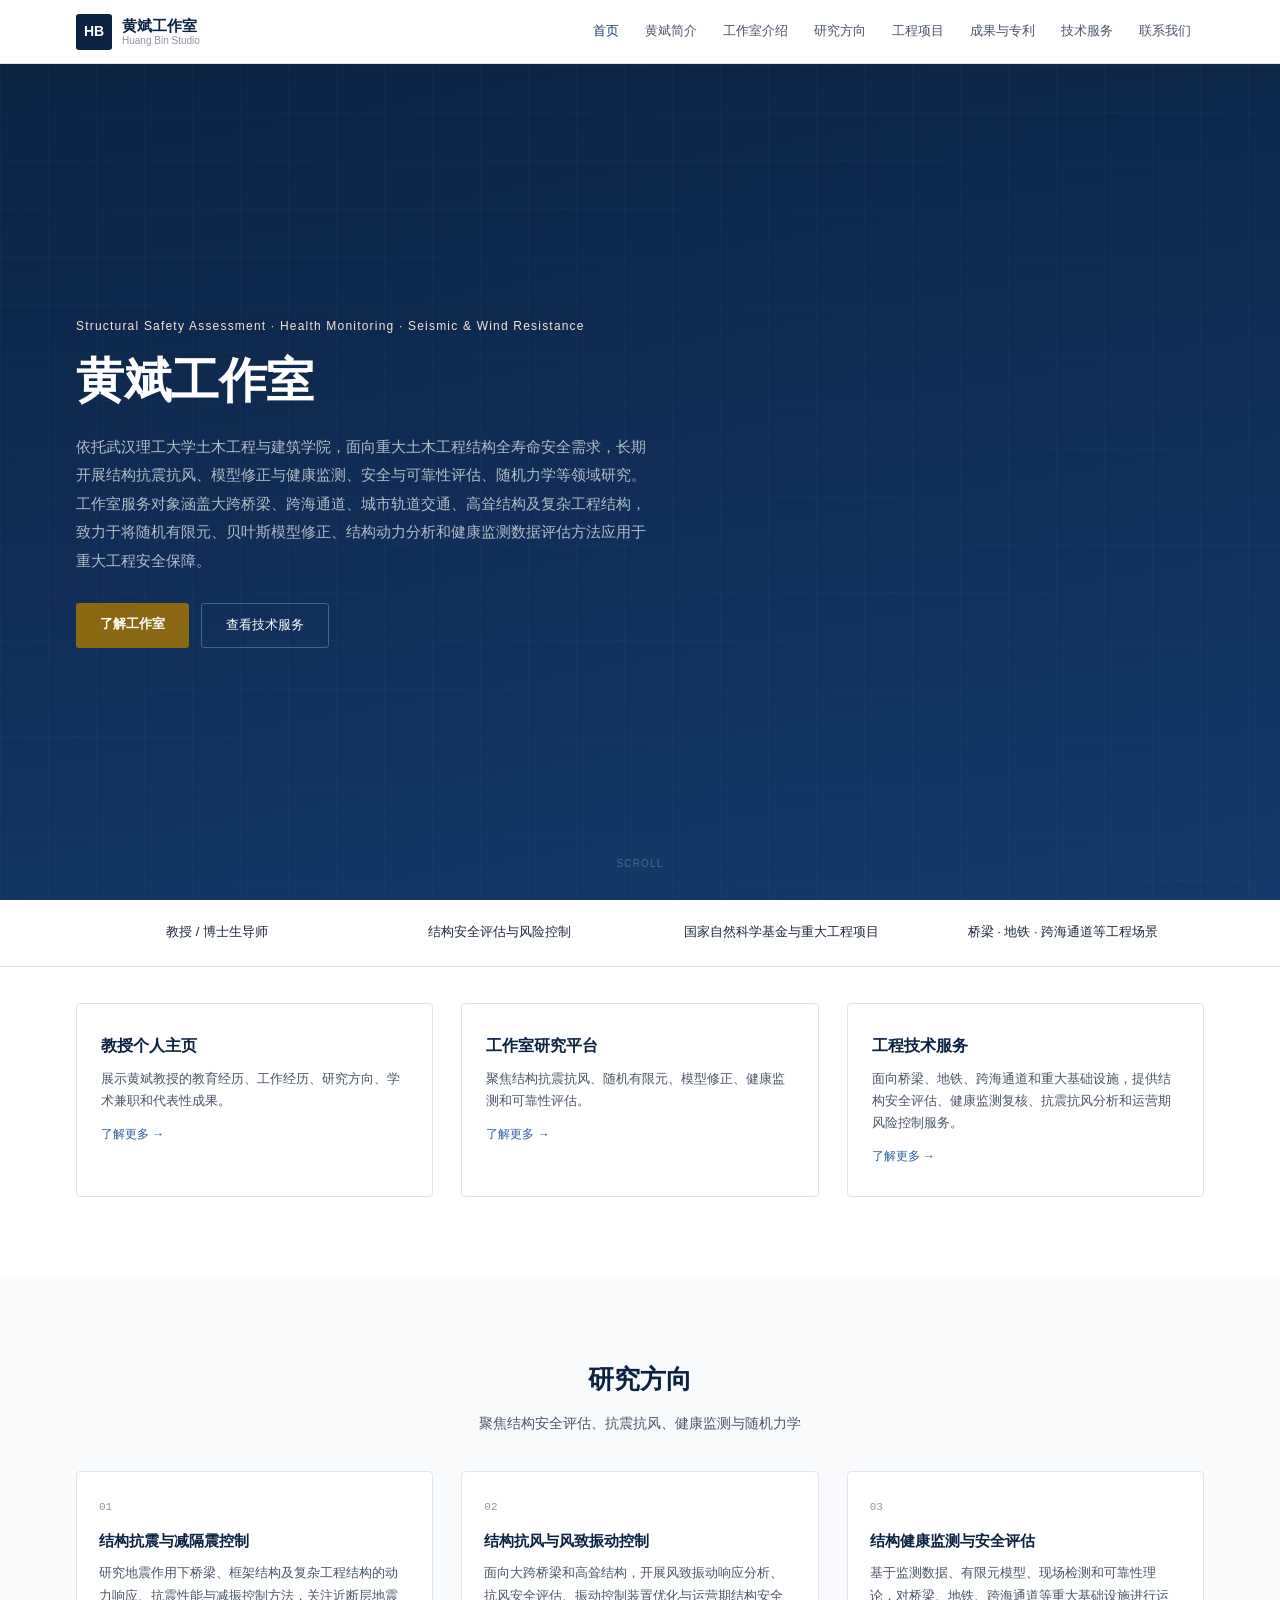
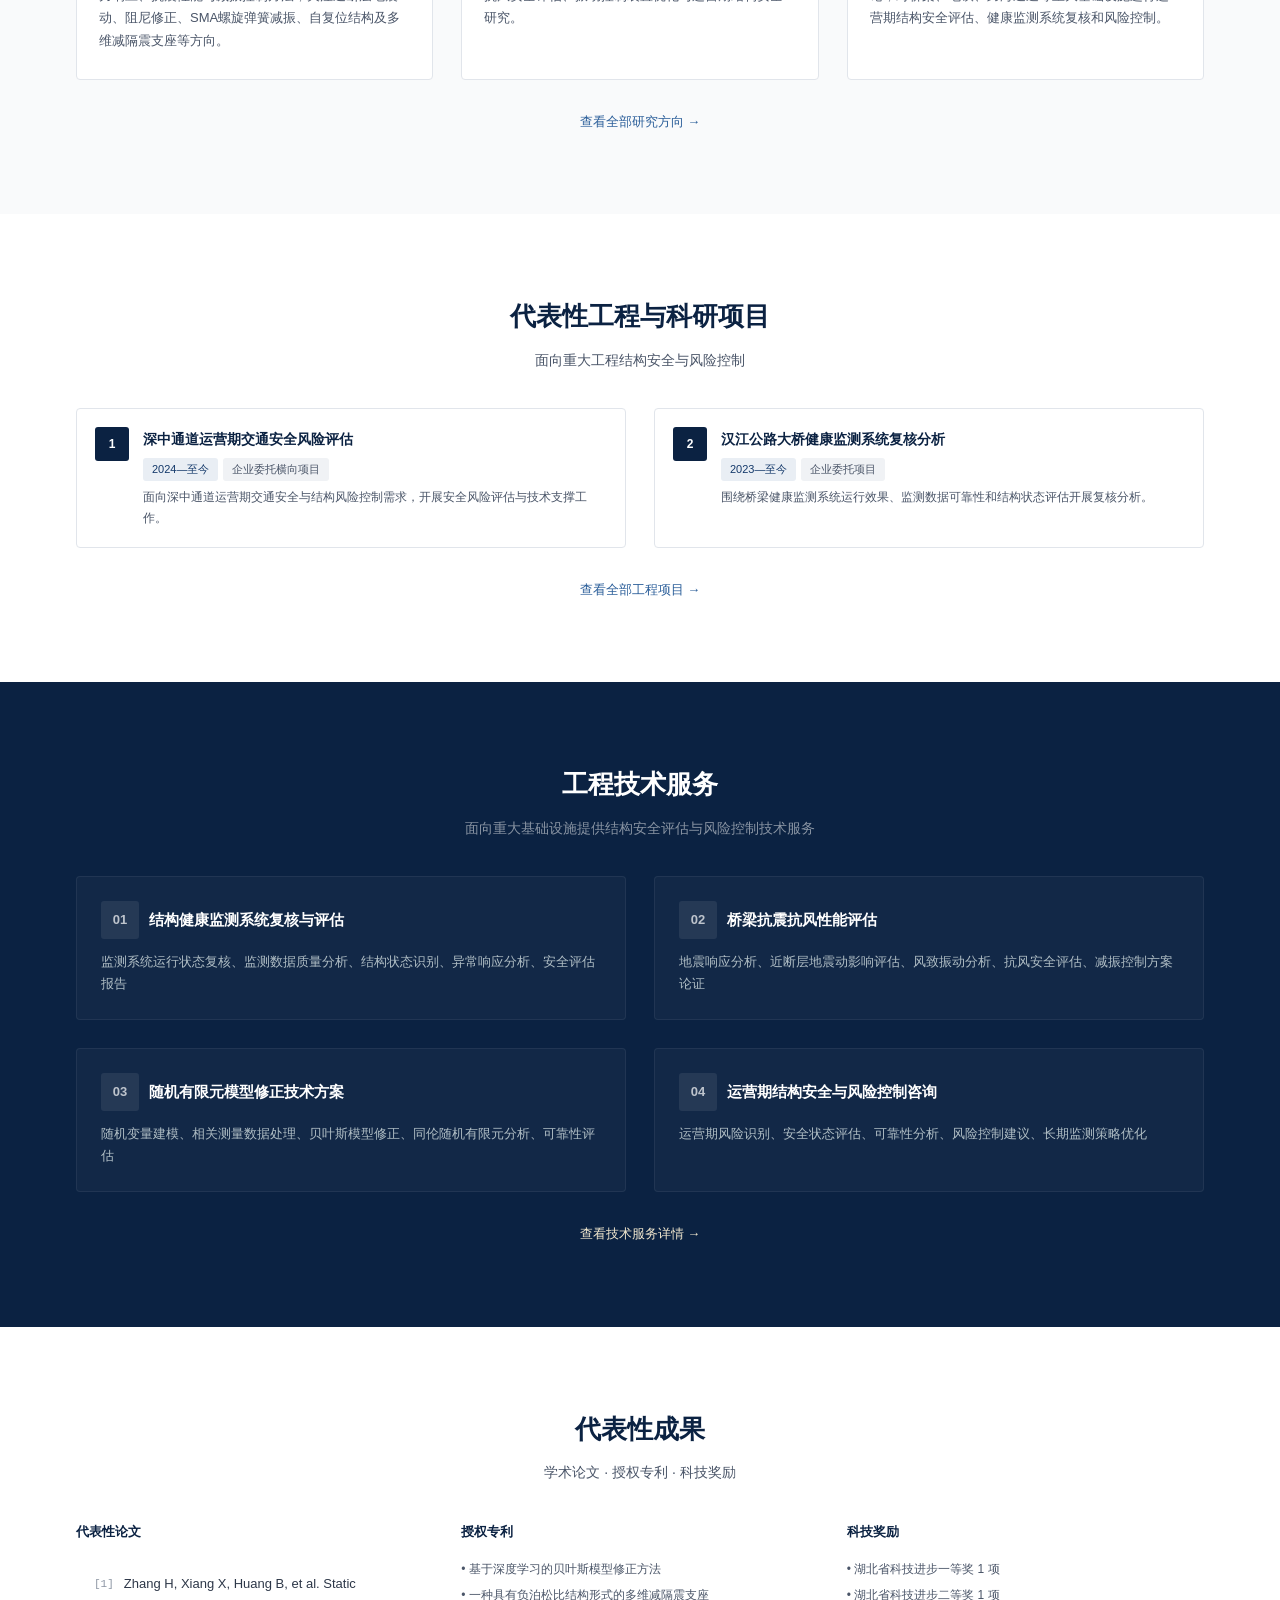
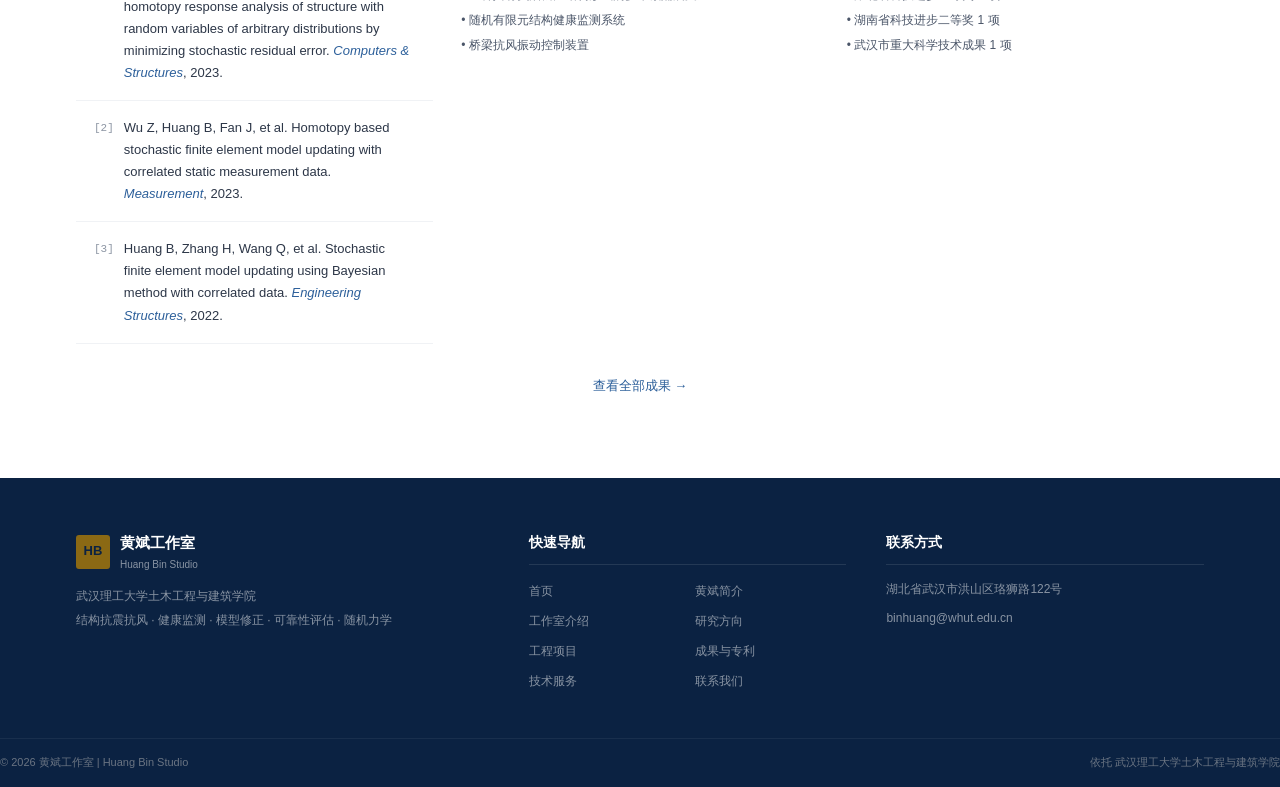
<file: index.html>
<!DOCTYPE html>
<html lang="zh-CN">
<head>
  <meta charset="UTF-8" />
  <meta name="viewport" content="width=device-width, initial-scale=1.0" />
  <meta name="description" content="黄斌工作室依托武汉理工大学土木工程与建筑学院，聚焦结构抗震抗风、健康监测、模型修正、随机有限元、安全与可靠性评估，面向桥梁、地铁、跨海通道等重大工程提供结构安全评估与风险控制技术服务。" />
  <meta name="keywords" content="黄斌工作室,武汉理工大学,结构健康监测,结构安全评估,抗震抗风,随机有限元,模型修正,桥梁健康监测,可靠性评估,工程风险控制" />
  <title>黄斌工作室 | 结构安全评估与健康监测</title>
  <link rel="icon" type="image/svg+xml" href="public/favicon.svg" />
  <link rel="stylesheet" href="css/styles.css" />
</head>
<body>

<!-- ===== 导航栏 ===== -->
<nav class="navbar" role="navigation">
  <div class="navbar-inner">
    <a href="index.html" class="nav-logo">
      <span class="nav-logo-icon">HB</span>
      <span class="nav-logo-text"><div class="nav-logo-title">黄斌工作室</div><div class="nav-logo-sub">Huang Bin Studio</div></span>
    </a>
    <div class="nav-links">
      <a href="index.html">首页</a><a href="about.html">黄斌简介</a><a href="studio.html">工作室介绍</a>
      <a href="research.html">研究方向</a><a href="projects.html">工程项目</a><a href="publications.html">成果与专利</a>
      <a href="services.html">技术服务</a><a href="contact.html">联系我们</a>
    </div>
    <button class="nav-toggle" aria-label="菜单" aria-expanded="false">
      <svg viewBox="0 0 24 24" fill="none" stroke="currentColor" stroke-width="2"><path d="M4 6h16M4 12h16M4 18h16" stroke-linecap="round"/></svg>
    </button>
  </div>
  <div class="nav-mobile">
    <a href="index.html">首页</a><a href="about.html">黄斌简介</a><a href="studio.html">工作室介绍</a>
    <a href="research.html">研究方向</a><a href="projects.html">工程项目</a><a href="publications.html">成果与专利</a>
    <a href="services.html">技术服务</a><a href="contact.html">联系我们</a>
  </div>
</nav>

<!-- ===== Hero ===== -->
<section class="hero">
  <div class="container">
    <div class="hero-content">
      <p class="hero-eyebrow">Structural Safety Assessment &middot; Health Monitoring &middot; Seismic &amp; Wind Resistance</p>
      <h1 class="hero-title">黄斌工作室</h1>
      <p class="hero-desc">依托武汉理工大学土木工程与建筑学院，面向重大土木工程结构全寿命安全需求，长期开展结构抗震抗风、模型修正与健康监测、安全与可靠性评估、随机力学等领域研究。工作室服务对象涵盖大跨桥梁、跨海通道、城市轨道交通、高耸结构及复杂工程结构，致力于将随机有限元、贝叶斯模型修正、结构动力分析和健康监测数据评估方法应用于重大工程安全保障。</p>
      <div class="hero-actions">
        <a href="studio.html" class="btn-primary">了解工作室</a>
        <a href="services.html" class="btn-outline">查看技术服务</a>
      </div>
    </div>
  </div>
  <div class="hero-scroll"><span>SCROLL</span></div>
</section>

<!-- ===== 核心信息条 ===== -->
<section style="background:#fff;border-bottom:1px solid #e1e5eb;">
  <div class="container" style="padding-top:0;padding-bottom:0;">
    <div class="stats-grid" style="margin-top:-1px;">
      <div class="stat-item">教授 / 博士生导师</div>
      <div class="stat-item">结构安全评估与风险控制</div>
      <div class="stat-item">国家自然科学基金与重大工程项目</div>
      <div class="stat-item">桥梁 · 地铁 · 跨海通道等工程场景</div>
    </div>
  </div>
</section>

<!-- ===== 入口导航 ===== -->
<section class="section" style="padding-top:36px;">
  <div class="container">
    <div class="grid-3">
      <a href="about.html" class="entrance-card">
        <h3>教授个人主页</h3>
        <p>展示黄斌教授的教育经历、工作经历、研究方向、学术兼职和代表性成果。</p>
        <span class="card-link">了解更多 &rarr;</span>
      </a>
      <a href="studio.html" class="entrance-card">
        <h3>工作室研究平台</h3>
        <p>聚焦结构抗震抗风、随机有限元、模型修正、健康监测和可靠性评估。</p>
        <span class="card-link">了解更多 &rarr;</span>
      </a>
      <a href="services.html" class="entrance-card">
        <h3>工程技术服务</h3>
        <p>面向桥梁、地铁、跨海通道和重大基础设施，提供结构安全评估、健康监测复核、抗震抗风分析和运营期风险控制服务。</p>
        <span class="card-link">了解更多 &rarr;</span>
      </a>
    </div>
  </div>
</section>

<!-- ===== 研究方向 ===== -->
<section class="section" style="background:var(--c-gray-50);">
  <div class="container">
    <div class="section-title center"><h2>研究方向</h2><p class="subtitle">聚焦结构安全评估、抗震抗风、健康监测与随机力学</p></div>
    <div class="grid-3">
      <div class="research-card"><div class="card-num">01</div><h3>结构抗震与减隔震控制</h3><p>研究地震作用下桥梁、框架结构及复杂工程结构的动力响应、抗震性能与减振控制方法，关注近断层地震动、阻尼修正、SMA螺旋弹簧减振、自复位结构及多维减隔震支座等方向。</p></div>
      <div class="research-card"><div class="card-num">02</div><h3>结构抗风与风致振动控制</h3><p>面向大跨桥梁和高耸结构，开展风致振动响应分析、抗风安全评估、振动控制装置优化与运营期结构安全研究。</p></div>
      <div class="research-card"><div class="card-num">03</div><h3>结构健康监测与安全评估</h3><p>基于监测数据、有限元模型、现场检测和可靠性理论，对桥梁、地铁、跨海通道等重大基础设施进行运营期结构安全评估、健康监测系统复核和风险控制。</p></div>
    </div>
    <div style="text-align:center;margin-top:28px;"><a href="research.html" class="btn-link">查看全部研究方向 &rarr;</a></div>
  </div>
</section>

<!-- ===== 工程项目 ===== -->
<section class="section">
  <div class="container">
    <div class="section-title center"><h2>代表性工程与科研项目</h2><p class="subtitle">面向重大工程结构安全与风险控制</p></div>
    <div class="grid-2">
      <div style="display:flex;gap:14px;padding:18px;border:1px solid #e1e5eb;border-radius:4px;transition:border-color .15s;">
        <span style="flex-shrink:0;width:34px;height:34px;background:var(--c-deep);color:#fff;border-radius:3px;display:flex;align-items:center;justify-content:center;font-size:12px;font-weight:700;">1</span>
        <div><h3 style="font-size:14px;font-weight:600;color:var(--c-deep);margin-bottom:6px;">深中通道运营期交通安全风险评估</h3>
        <div style="display:flex;flex-wrap:wrap;gap:5px;margin-bottom:6px;"><span class="tag tag-primary">2024—至今</span><span class="tag tag-gray">企业委托横向项目</span></div>
        <p style="font-size:12px;color:var(--c-gray-600);">面向深中通道运营期交通安全与结构风险控制需求，开展安全风险评估与技术支撑工作。</p></div>
      </div>
      <div style="display:flex;gap:14px;padding:18px;border:1px solid #e1e5eb;border-radius:4px;transition:border-color .15s;">
        <span style="flex-shrink:0;width:34px;height:34px;background:var(--c-deep);color:#fff;border-radius:3px;display:flex;align-items:center;justify-content:center;font-size:12px;font-weight:700;">2</span>
        <div><h3 style="font-size:14px;font-weight:600;color:var(--c-deep);margin-bottom:6px;">汉江公路大桥健康监测系统复核分析</h3>
        <div style="display:flex;flex-wrap:wrap;gap:5px;margin-bottom:6px;"><span class="tag tag-primary">2023—至今</span><span class="tag tag-gray">企业委托项目</span></div>
        <p style="font-size:12px;color:var(--c-gray-600);">围绕桥梁健康监测系统运行效果、监测数据可靠性和结构状态评估开展复核分析。</p></div>
      </div>
    </div>
    <div style="text-align:center;margin-top:28px;"><a href="projects.html" class="btn-link">查看全部工程项目 &rarr;</a></div>
  </div>
</section>

<!-- ===== 技术服务 ===== -->
<section class="section" style="background:var(--c-deep);">
  <div class="container">
    <div class="section-title center light"><h2>工程技术服务</h2><p class="subtitle">面向重大基础设施提供结构安全评估与风险控制技术服务</p></div>
    <div class="grid-2">
      <div style="background:rgba(255,255,255,.03);border:1px solid rgba(255,255,255,.06);border-radius:4px;padding:24px;">
        <div style="display:flex;align-items:center;gap:10px;margin-bottom:12px;"><span style="width:38px;height:38px;background:rgba(255,255,255,.08);border-radius:3px;display:flex;align-items:center;justify-content:center;font-size:13px;font-weight:700;color:rgba(255,255,255,.7);">01</span><h3 style="color:#fff;font-weight:600;font-size:15px;">结构健康监测系统复核与评估</h3></div>
        <p style="color:#b0bec5;font-size:13px;line-height:1.7;">监测系统运行状态复核、监测数据质量分析、结构状态识别、异常响应分析、安全评估报告</p>
      </div>
      <div style="background:rgba(255,255,255,.03);border:1px solid rgba(255,255,255,.06);border-radius:4px;padding:24px;">
        <div style="display:flex;align-items:center;gap:10px;margin-bottom:12px;"><span style="width:38px;height:38px;background:rgba(255,255,255,.08);border-radius:3px;display:flex;align-items:center;justify-content:center;font-size:13px;font-weight:700;color:rgba(255,255,255,.7);">02</span><h3 style="color:#fff;font-weight:600;font-size:15px;">桥梁抗震抗风性能评估</h3></div>
        <p style="color:#b0bec5;font-size:13px;line-height:1.7;">地震响应分析、近断层地震动影响评估、风致振动分析、抗风安全评估、减振控制方案论证</p>
      </div>
      <div style="background:rgba(255,255,255,.03);border:1px solid rgba(255,255,255,.06);border-radius:4px;padding:24px;">
        <div style="display:flex;align-items:center;gap:10px;margin-bottom:12px;"><span style="width:38px;height:38px;background:rgba(255,255,255,.08);border-radius:3px;display:flex;align-items:center;justify-content:center;font-size:13px;font-weight:700;color:rgba(255,255,255,.7);">03</span><h3 style="color:#fff;font-weight:600;font-size:15px;">随机有限元模型修正技术方案</h3></div>
        <p style="color:#b0bec5;font-size:13px;line-height:1.7;">随机变量建模、相关测量数据处理、贝叶斯模型修正、同伦随机有限元分析、可靠性评估</p>
      </div>
      <div style="background:rgba(255,255,255,.03);border:1px solid rgba(255,255,255,.06);border-radius:4px;padding:24px;">
        <div style="display:flex;align-items:center;gap:10px;margin-bottom:12px;"><span style="width:38px;height:38px;background:rgba(255,255,255,.08);border-radius:3px;display:flex;align-items:center;justify-content:center;font-size:13px;font-weight:700;color:rgba(255,255,255,.7);">04</span><h3 style="color:#fff;font-weight:600;font-size:15px;">运营期结构安全与风险控制咨询</h3></div>
        <p style="color:#b0bec5;font-size:13px;line-height:1.7;">运营期风险识别、安全状态评估、可靠性分析、风险控制建议、长期监测策略优化</p>
      </div>
    </div>
    <div style="text-align:center;margin-top:28px;"><a href="services.html" class="btn-link" style="color:var(--c-accent-light);">查看技术服务详情 &rarr;</a></div>
  </div>
</section>

<!-- ===== 代表成果 ===== -->
<section class="section">
  <div class="container">
    <div class="section-title center"><h2>代表性成果</h2><p class="subtitle">学术论文 · 授权专利 · 科技奖励</p></div>
    <div class="grid-3" style="align-items:start;">
      <div>
        <h3 style="font-size:13px;font-weight:600;color:var(--c-deep);margin-bottom:14px;">代表性论文</h3>
        <div class="paper-item"><span class="paper-num">[1]</span><p>Zhang H, Xiang X, Huang B, et al. Static homotopy response analysis of structure with random variables of arbitrary distributions by minimizing stochastic residual error. <em>Computers & Structures</em>, 2023.</p></div>
        <div class="paper-item"><span class="paper-num">[2]</span><p>Wu Z, Huang B, Fan J, et al. Homotopy based stochastic finite element model updating with correlated static measurement data. <em>Measurement</em>, 2023.</p></div>
        <div class="paper-item"><span class="paper-num">[3]</span><p>Huang B, Zhang H, Wang Q, et al. Stochastic finite element model updating using Bayesian method with correlated data. <em>Engineering Structures</em>, 2022.</p></div>
      </div>
      <div>
        <h3 style="font-size:13px;font-weight:600;color:var(--c-deep);margin-bottom:14px;">授权专利</h3>
        <ul style="font-size:12px;color:var(--c-gray-600);line-height:2.1;">
          <li>&bull; 基于深度学习的贝叶斯模型修正方法</li>
          <li>&bull; 一种具有负泊松比结构形式的多维减隔震支座</li>
          <li>&bull; 随机有限元结构健康监测系统</li>
          <li>&bull; 桥梁抗风振动控制装置</li>
        </ul>
      </div>
      <div>
        <h3 style="font-size:13px;font-weight:600;color:var(--c-deep);margin-bottom:14px;">科技奖励</h3>
        <ul style="font-size:12px;color:var(--c-gray-600);line-height:2.1;">
          <li>&bull; 湖北省科技进步一等奖 1 项</li>
          <li>&bull; 湖北省科技进步二等奖 1 项</li>
          <li>&bull; 湖南省科技进步二等奖 1 项</li>
          <li>&bull; 武汉市重大科学技术成果 1 项</li>
        </ul>
      </div>
    </div>
    <div style="text-align:center;margin-top:28px;"><a href="publications.html" class="btn-link">查看全部成果 &rarr;</a></div>
  </div>
</section>

<!-- ===== 页脚 ===== -->
<footer class="footer">
  <div class="container"><div class="footer-grid">
    <div>
      <div class="footer-brand"><span class="footer-brand-icon">HB</span><div><div class="footer-brand-name">黄斌工作室</div><div class="footer-brand-sub">Huang Bin Studio</div></div></div>
      <p class="footer-desc">武汉理工大学土木工程与建筑学院</p>
      <p class="footer-desc">结构抗震抗风 · 健康监测 · 模型修正 · 可靠性评估 · 随机力学</p>
    </div>
    <div><h4>快速导航</h4><div class="footer-links"><a href="index.html">首页</a><a href="about.html">黄斌简介</a><a href="studio.html">工作室介绍</a><a href="research.html">研究方向</a><a href="projects.html">工程项目</a><a href="publications.html">成果与专利</a><a href="services.html">技术服务</a><a href="contact.html">联系我们</a></div></div>
    <div><h4>联系方式</h4><div class="footer-contact-item"><span>湖北省武汉市洪山区珞狮路122号</span></div><div class="footer-contact-item"><a href="mailto:binhuang@whut.edu.cn">binhuang@whut.edu.cn</a></div></div>
  </div></div>
  <div class="footer-bottom"><span>&copy; 2026 黄斌工作室 | Huang Bin Studio</span><span>依托 武汉理工大学土木工程与建筑学院</span></div>
</footer>

<script>
(function(){
  var nav=document.querySelector('.navbar');
  if(nav){var s=function(){nav.classList.toggle('scrolled',window.scrollY>20);};window.addEventListener('scroll',s,{passive:true});s();}
  var btn=document.querySelector('.nav-toggle'),menu=document.querySelector('.nav-mobile');
  if(btn&&menu){btn.addEventListener('click',function(){var o=menu.classList.toggle('open');btn.setAttribute('aria-expanded',o);});menu.querySelectorAll('a').forEach(function(a){a.addEventListener('click',function(){menu.classList.remove('open');btn.setAttribute('aria-expanded','false');});});}
  (function(){var p=window.location.pathname,pg=p.substring(p.lastIndexOf('/')+1)||'index.html';document.querySelectorAll('.nav-links a, .nav-mobile a').forEach(function(a){var h=a.getAttribute('href');if(h===pg||(pg==='index.html'&&(h==='./'||h==='/'||h==='index.html')))a.classList.add('active');});})();
})();
</script>
</body>
</html>
</file>
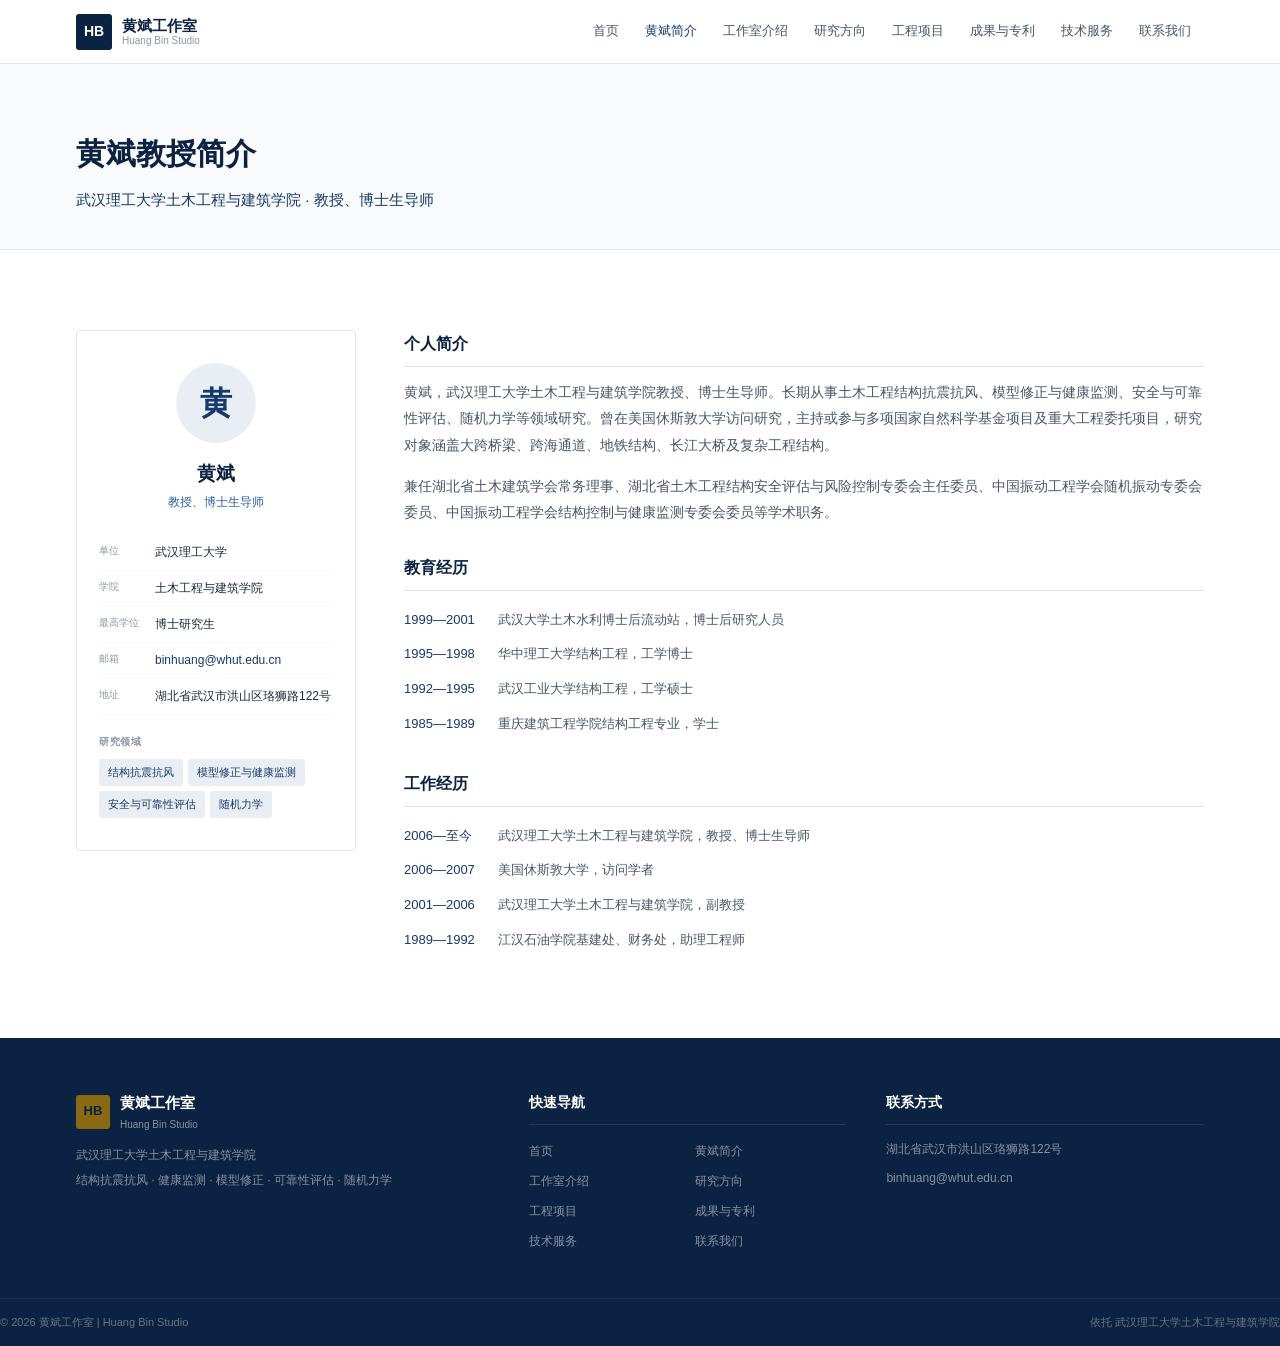
<file: about.html>
<!DOCTYPE html>
<html lang="zh-CN">
<head>
  <meta charset="UTF-8" /><meta name="viewport" content="width=device-width, initial-scale=1.0" />
  <meta name="description" content="黄斌教授 - 武汉理工大学土木工程与建筑学院教授、博士生导师，从事结构抗震抗风、健康监测、模型修正与可靠性评估研究。" />
  <title>黄斌教授简介 | 黄斌工作室</title>
  <link rel="icon" type="image/svg+xml" href="public/favicon.svg" />
  <link rel="stylesheet" href="css/styles.css" />
</head>
<body>
<nav class="navbar" role="navigation"><div class="navbar-inner"><a href="index.html" class="nav-logo"><span class="nav-logo-icon">HB</span><span class="nav-logo-text"><div class="nav-logo-title">黄斌工作室</div><div class="nav-logo-sub">Huang Bin Studio</div></span></a><div class="nav-links"><a href="index.html">首页</a><a href="about.html">黄斌简介</a><a href="studio.html">工作室介绍</a><a href="research.html">研究方向</a><a href="projects.html">工程项目</a><a href="publications.html">成果与专利</a><a href="services.html">技术服务</a><a href="contact.html">联系我们</a></div><button class="nav-toggle" aria-label="菜单" aria-expanded="false"><svg viewBox="0 0 24 24" fill="none" stroke="currentColor" stroke-width="2"><path d="M4 6h16M4 12h16M4 18h16" stroke-linecap="round"/></svg></button></div><div class="nav-mobile"><a href="index.html">首页</a><a href="about.html">黄斌简介</a><a href="studio.html">工作室介绍</a><a href="research.html">研究方向</a><a href="projects.html">工程项目</a><a href="publications.html">成果与专利</a><a href="services.html">技术服务</a><a href="contact.html">联系我们</a></div></nav>

<section class="page-hero"><div class="container"><div class="page-hero-content"><h1>黄斌教授简介</h1><p class="subtitle">武汉理工大学土木工程与建筑学院 &middot; 教授、博士生导师</p></div></div></section>

<section class="section"><div class="container"><div class="about-layout">

<aside><div class="profile-card">
  <div class="profile-avatar">黄</div>
  <h2 class="profile-name">黄斌</h2><p class="profile-title">教授、博士生导师</p>
  <div class="profile-info">
    <div class="profile-info-row"><span class="profile-info-label">单位</span><span class="profile-info-value">武汉理工大学</span></div>
    <div class="profile-info-row"><span class="profile-info-label">学院</span><span class="profile-info-value">土木工程与建筑学院</span></div>
    <div class="profile-info-row"><span class="profile-info-label">最高学位</span><span class="profile-info-value">博士研究生</span></div>
    <div class="profile-info-row"><span class="profile-info-label">邮箱</span><a href="mailto:binhuang@whut.edu.cn" class="profile-info-value" style="color:var(--c-blue);">binhuang@whut.edu.cn</a></div>
    <div class="profile-info-row"><span class="profile-info-label">地址</span><span class="profile-info-value">湖北省武汉市洪山区珞狮路122号</span></div>
  </div>
  <div class="profile-fields"><div class="profile-fields-label">研究领域</div><div class="profile-fields-tags"><span>结构抗震抗风</span><span>模型修正与健康监测</span><span>安全与可靠性评估</span><span>随机力学</span></div></div>
</div></aside>

<div class="about-content">
  <div><h3>个人简介</h3>
    <p>黄斌，武汉理工大学土木工程与建筑学院教授、博士生导师。长期从事土木工程结构抗震抗风、模型修正与健康监测、安全与可靠性评估、随机力学等领域研究。曾在美国休斯敦大学访问研究，主持或参与多项国家自然科学基金项目及重大工程委托项目，研究对象涵盖大跨桥梁、跨海通道、地铁结构、长江大桥及复杂工程结构。</p>
    <p>兼任湖北省土木建筑学会常务理事、湖北省土木工程结构安全评估与风险控制专委会主任委员、中国振动工程学会随机振动专委会委员、中国振动工程学会结构控制与健康监测专委会委员等学术职务。</p>
  </div>
  <div class="timeline-list"><h3>教育经历</h3>
    <div class="timeline-list-item"><span class="timeline-list-year">1999&mdash;2001</span><span class="timeline-list-detail">武汉大学土木水利博士后流动站，博士后研究人员</span></div>
    <div class="timeline-list-item"><span class="timeline-list-year">1995&mdash;1998</span><span class="timeline-list-detail">华中理工大学结构工程，工学博士</span></div>
    <div class="timeline-list-item"><span class="timeline-list-year">1992&mdash;1995</span><span class="timeline-list-detail">武汉工业大学结构工程，工学硕士</span></div>
    <div class="timeline-list-item"><span class="timeline-list-year">1985&mdash;1989</span><span class="timeline-list-detail">重庆建筑工程学院结构工程专业，学士</span></div>
  </div>
  <div class="timeline-list"><h3>工作经历</h3>
    <div class="timeline-list-item"><span class="timeline-list-year">2006&mdash;至今</span><span class="timeline-list-detail">武汉理工大学土木工程与建筑学院，教授、博士生导师</span></div>
    <div class="timeline-list-item"><span class="timeline-list-year">2006&mdash;2007</span><span class="timeline-list-detail">美国休斯敦大学，访问学者</span></div>
    <div class="timeline-list-item"><span class="timeline-list-year">2001&mdash;2006</span><span class="timeline-list-detail">武汉理工大学土木工程与建筑学院，副教授</span></div>
    <div class="timeline-list-item"><span class="timeline-list-year">1989&mdash;1992</span><span class="timeline-list-detail">江汉石油学院基建处、财务处，助理工程师</span></div>
  </div>
</div>

</div></div></section>

<footer class="footer"><div class="container"><div class="footer-grid">
  <div><div class="footer-brand"><span class="footer-brand-icon">HB</span><div><div class="footer-brand-name">黄斌工作室</div><div class="footer-brand-sub">Huang Bin Studio</div></div></div><p class="footer-desc">武汉理工大学土木工程与建筑学院</p><p class="footer-desc">结构抗震抗风 &middot; 健康监测 &middot; 模型修正 &middot; 可靠性评估 &middot; 随机力学</p></div>
  <div><h4>快速导航</h4><div class="footer-links"><a href="index.html">首页</a><a href="about.html">黄斌简介</a><a href="studio.html">工作室介绍</a><a href="research.html">研究方向</a><a href="projects.html">工程项目</a><a href="publications.html">成果与专利</a><a href="services.html">技术服务</a><a href="contact.html">联系我们</a></div></div>
  <div><h4>联系方式</h4><div class="footer-contact-item"><span>湖北省武汉市洪山区珞狮路122号</span></div><div class="footer-contact-item"><a href="mailto:binhuang@whut.edu.cn">binhuang@whut.edu.cn</a></div></div>
</div></div><div class="footer-bottom"><span>&copy; 2026 黄斌工作室 | Huang Bin Studio</span><span>依托 武汉理工大学土木工程与建筑学院</span></div></footer>

<script>(function(){var nav=document.querySelector('.navbar');if(nav){var s=function(){nav.classList.toggle('scrolled',window.scrollY>20);};window.addEventListener('scroll',s,{passive:true});s();}var btn=document.querySelector('.nav-toggle'),menu=document.querySelector('.nav-mobile');if(btn&&menu){btn.addEventListener('click',function(){var o=menu.classList.toggle('open');btn.setAttribute('aria-expanded',o);});menu.querySelectorAll('a').forEach(function(a){a.addEventListener('click',function(){menu.classList.remove('open');btn.setAttribute('aria-expanded','false');});});}(function(){var p=window.location.pathname,pg=p.substring(p.lastIndexOf('/')+1)||'index.html';document.querySelectorAll('.nav-links a, .nav-mobile a').forEach(function(a){var h=a.getAttribute('href');if(h===pg||(pg==='index.html'&&(h==='./'||h==='/'||h==='index.html')))a.classList.add('active');});})();})();</script>
</body>
</html>
</file>
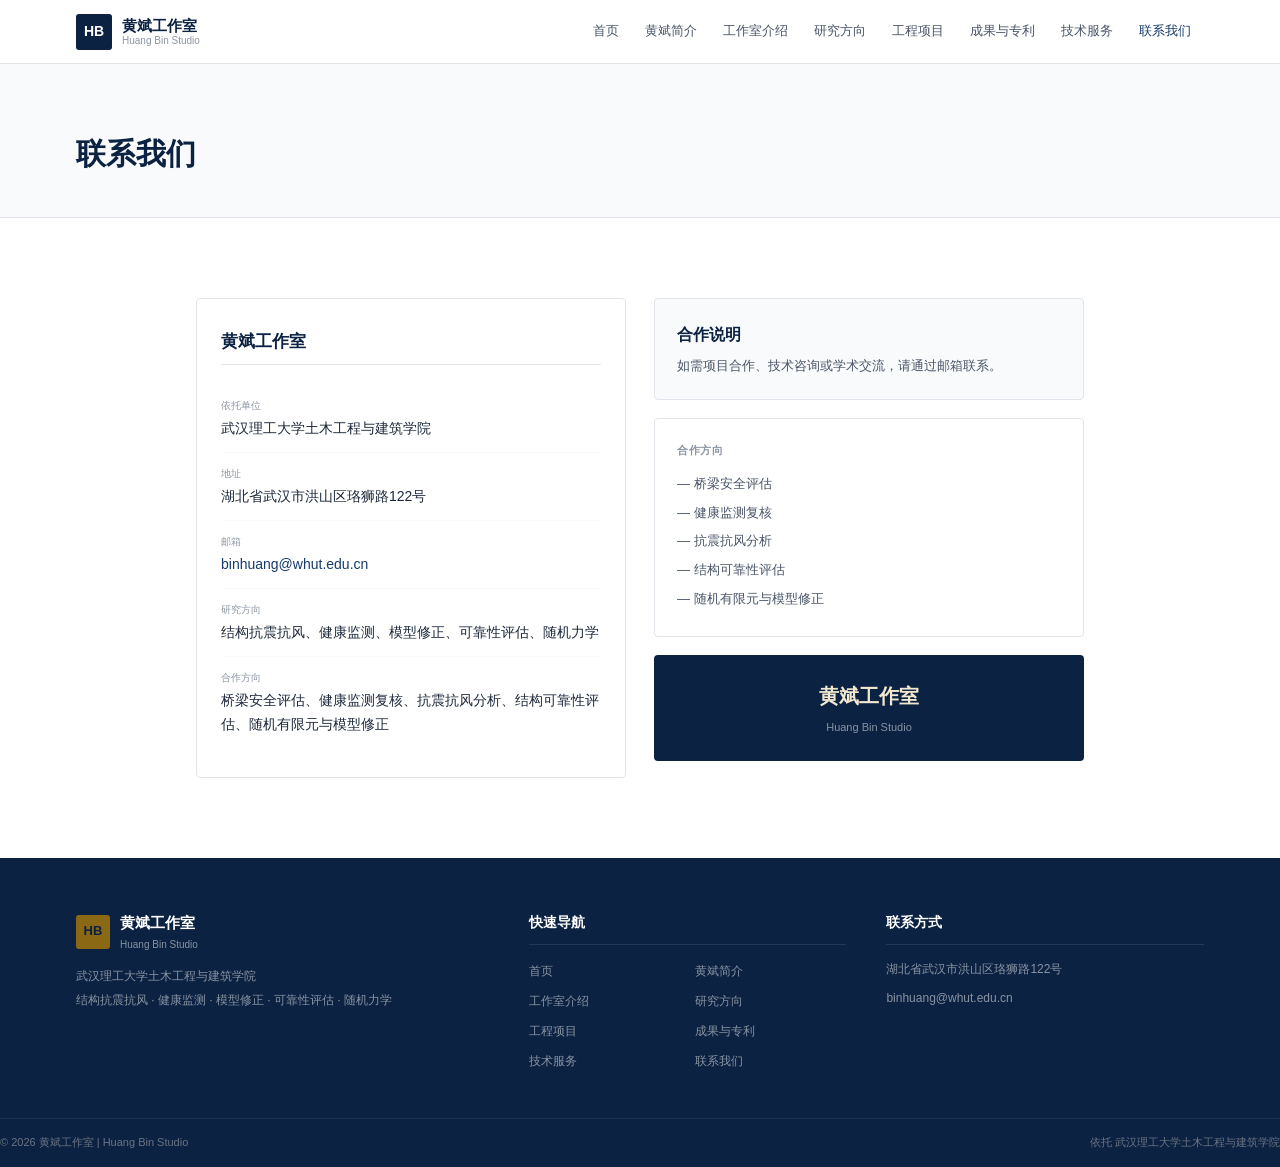
<file: contact.html>
<!DOCTYPE html><html lang="zh-CN"><head><meta charset="UTF-8" /><meta name="viewport" content="width=device-width,initial-scale=1.0" /><meta name="description" content="联系我们 - 黄斌工作室，武汉理工大学土木工程与建筑学院，结构安全评估与健康监测" /><title>联系我们 | 黄斌工作室</title><link rel="icon" type="image/svg+xml" href="public/favicon.svg" /><link rel="stylesheet" href="css/styles.css" /></head><body>
<nav class="navbar" role="navigation"><div class="navbar-inner"><a href="index.html" class="nav-logo"><span class="nav-logo-icon">HB</span><span class="nav-logo-text"><div class="nav-logo-title">黄斌工作室</div><div class="nav-logo-sub">Huang Bin Studio</div></span></a><div class="nav-links"><a href="index.html">首页</a><a href="about.html">黄斌简介</a><a href="studio.html">工作室介绍</a><a href="research.html">研究方向</a><a href="projects.html">工程项目</a><a href="publications.html">成果与专利</a><a href="services.html">技术服务</a><a href="contact.html">联系我们</a></div><button class="nav-toggle" aria-label="菜单" aria-expanded="false"><svg viewBox="0 0 24 24" fill="none" stroke="currentColor" stroke-width="2"><path d="M4 6h16M4 12h16M4 18h16" stroke-linecap="round"/></svg></button></div><div class="nav-mobile"><a href="index.html">首页</a><a href="about.html">黄斌简介</a><a href="studio.html">工作室介绍</a><a href="research.html">研究方向</a><a href="projects.html">工程项目</a><a href="publications.html">成果与专利</a><a href="services.html">技术服务</a><a href="contact.html">联系我们</a></div></nav>
<section class="page-hero"><div class="container"><div class="page-hero-content"><h1>联系我们</h1></div></div></section>

<section class="section"><div class="container" style="max-width:960px;"><div class="grid-2" style="align-items:start;">

<div class="contact-card">
  <h2 style="font-size:17px;font-weight:600;color:var(--c-deep);margin-bottom:20px;padding-bottom:8px;border-bottom:1px solid var(--c-gray-200);">黄斌工作室</h2>
  <div class="contact-item"><div><div class="contact-item-label">依托单位</div><div class="contact-item-value">武汉理工大学土木工程与建筑学院</div></div></div>
  <div class="contact-item"><div><div class="contact-item-label">地址</div><div class="contact-item-value">湖北省武汉市洪山区珞狮路122号</div></div></div>
  <div class="contact-item"><div><div class="contact-item-label">邮箱</div><div class="contact-item-value"><a href="mailto:binhuang@whut.edu.cn">binhuang@whut.edu.cn</a></div></div></div>
  <div class="contact-item"><div><div class="contact-item-label">研究方向</div><div class="contact-item-value">结构抗震抗风、健康监测、模型修正、可靠性评估、随机力学</div></div></div>
  <div class="contact-item"><div><div class="contact-item-label">合作方向</div><div class="contact-item-value">桥梁安全评估、健康监测复核、抗震抗风分析、结构可靠性评估、随机有限元与模型修正</div></div></div>
</div>

<div>
  <div class="contact-note"><h3>合作说明</h3><p>如需项目合作、技术咨询或学术交流，请通过邮箱联系。</p></div>
  <div class="contact-cooperation"><h3>合作方向</h3><ul><li>&mdash; 桥梁安全评估</li><li>&mdash; 健康监测复核</li><li>&mdash; 抗震抗风分析</li><li>&mdash; 结构可靠性评估</li><li>&mdash; 随机有限元与模型修正</li></ul></div>
  <div class="contact-brand"><div class="contact-brand-name">黄斌工作室</div><div class="contact-brand-sub">Huang Bin Studio</div></div>
</div>

</div></div></section>

<footer class="footer"><div class="container"><div class="footer-grid"><div><div class="footer-brand"><span class="footer-brand-icon">HB</span><div><div class="footer-brand-name">黄斌工作室</div><div class="footer-brand-sub">Huang Bin Studio</div></div></div><p class="footer-desc">武汉理工大学土木工程与建筑学院</p><p class="footer-desc">结构抗震抗风 &middot; 健康监测 &middot; 模型修正 &middot; 可靠性评估 &middot; 随机力学</p></div><div><h4>快速导航</h4><div class="footer-links"><a href="index.html">首页</a><a href="about.html">黄斌简介</a><a href="studio.html">工作室介绍</a><a href="research.html">研究方向</a><a href="projects.html">工程项目</a><a href="publications.html">成果与专利</a><a href="services.html">技术服务</a><a href="contact.html">联系我们</a></div></div><div><h4>联系方式</h4><div class="footer-contact-item"><span>湖北省武汉市洪山区珞狮路122号</span></div><div class="footer-contact-item"><a href="mailto:binhuang@whut.edu.cn">binhuang@whut.edu.cn</a></div></div></div></div><div class="footer-bottom"><span>&copy; 2026 黄斌工作室 | Huang Bin Studio</span><span>依托 武汉理工大学土木工程与建筑学院</span></div></footer>
<script>(function(){var nav=document.querySelector('.navbar');if(nav){var s=function(){nav.classList.toggle('scrolled',window.scrollY>20);};window.addEventListener('scroll',s,{passive:true});s();}var btn=document.querySelector('.nav-toggle'),menu=document.querySelector('.nav-mobile');if(btn&&menu){btn.addEventListener('click',function(){var o=menu.classList.toggle('open');btn.setAttribute('aria-expanded',o);});menu.querySelectorAll('a').forEach(function(a){a.addEventListener('click',function(){menu.classList.remove('open');btn.setAttribute('aria-expanded','false');});});}(function(){var p=window.location.pathname,pg=p.substring(p.lastIndexOf('/')+1)||'index.html';document.querySelectorAll('.nav-links a, .nav-mobile a').forEach(function(a){var h=a.getAttribute('href');if(h===pg||(pg==='index.html'&&(h==='./'||h==='/'||h==='index.html')))a.classList.add('active');});})();})();</script>
</body></html>
</file>
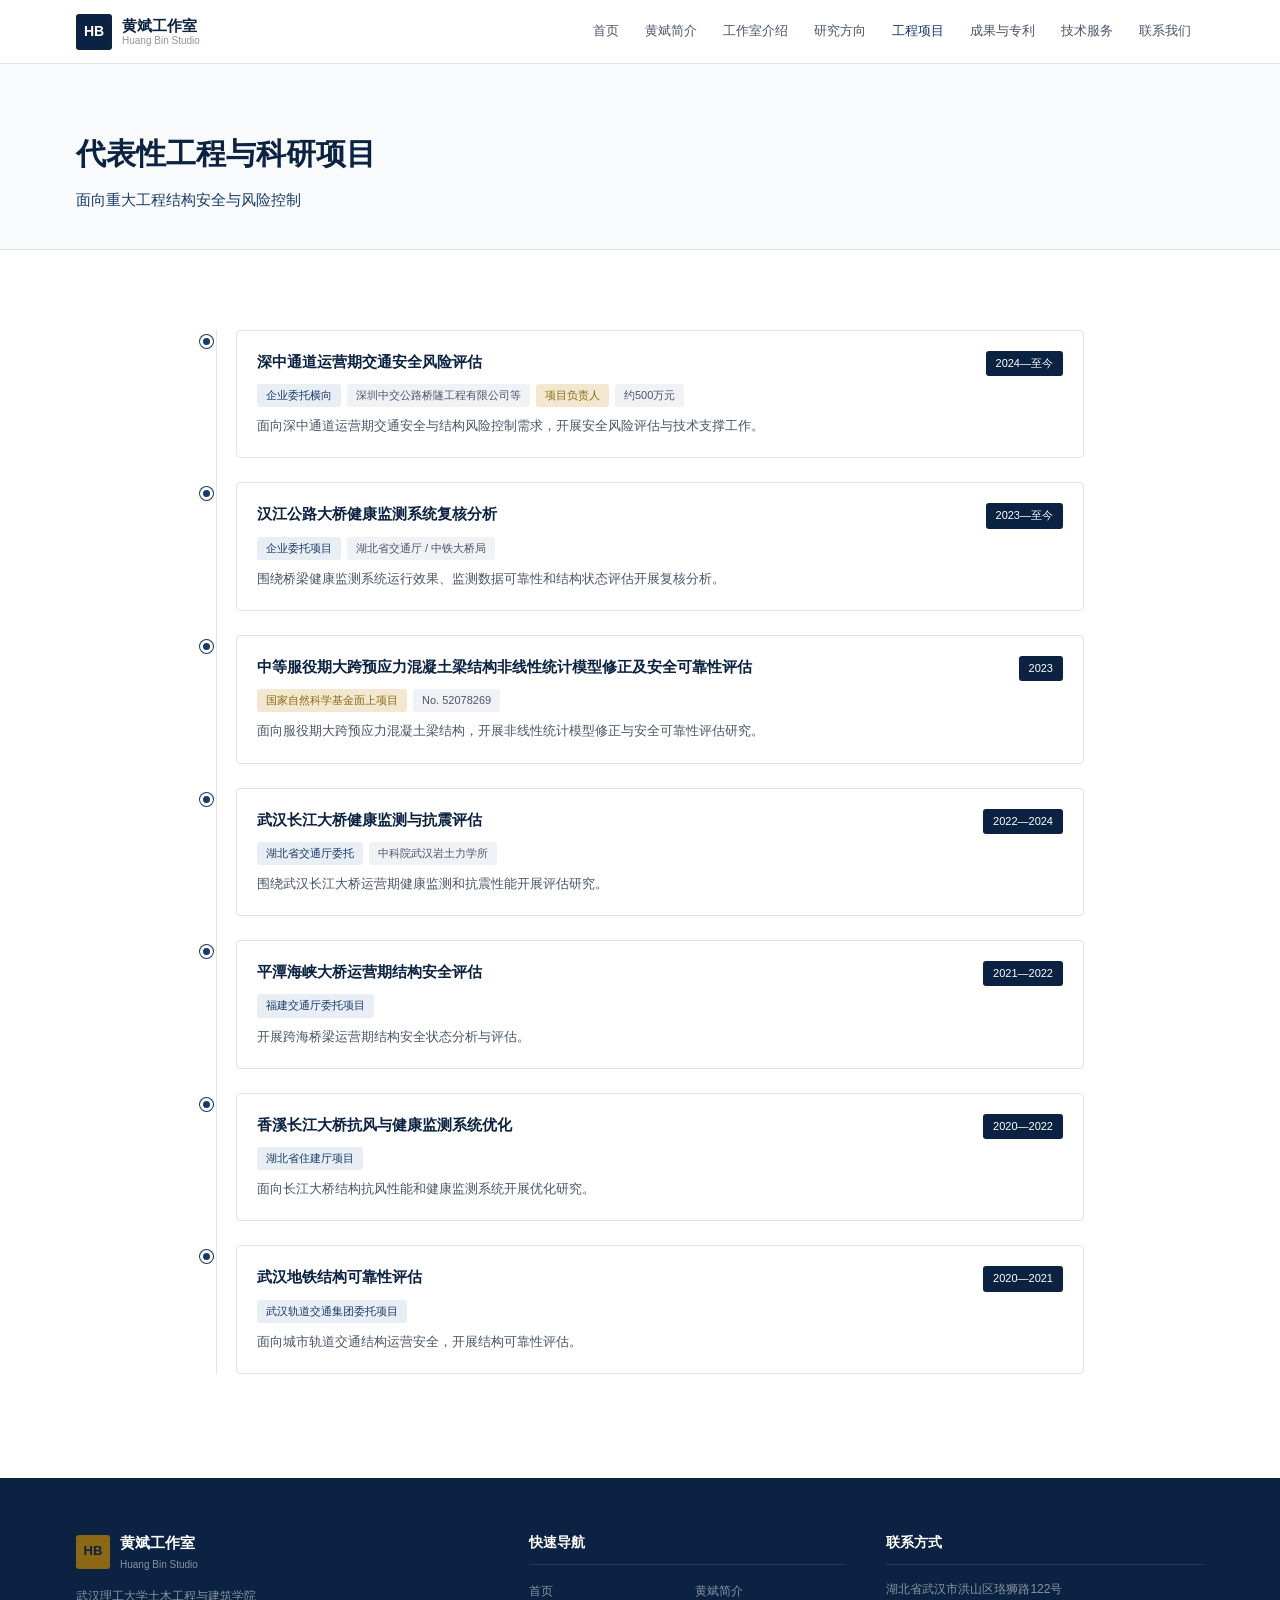
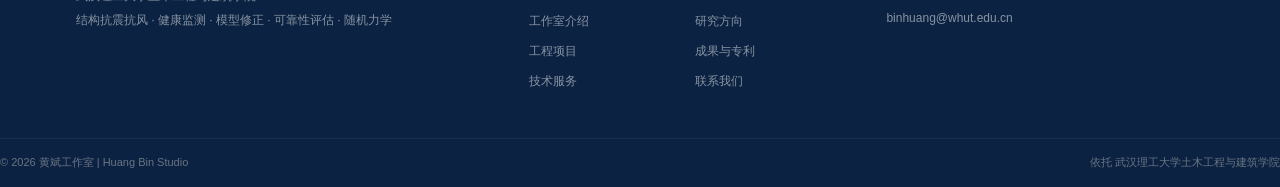
<file: projects.html>
<!DOCTYPE html><html lang="zh-CN"><head><meta charset="UTF-8" /><meta name="viewport" content="width=device-width,initial-scale=1.0" /><meta name="description" content="代表性工程与科研项目 - 深中通道、汉江大桥、武汉长江大桥、平潭海峡大桥等重大工程安全评估与健康监测" /><title>工程项目 | 黄斌工作室</title><link rel="icon" type="image/svg+xml" href="public/favicon.svg" /><link rel="stylesheet" href="css/styles.css" /></head><body>
<nav class="navbar" role="navigation"><div class="navbar-inner"><a href="index.html" class="nav-logo"><span class="nav-logo-icon">HB</span><span class="nav-logo-text"><div class="nav-logo-title">黄斌工作室</div><div class="nav-logo-sub">Huang Bin Studio</div></span></a><div class="nav-links"><a href="index.html">首页</a><a href="about.html">黄斌简介</a><a href="studio.html">工作室介绍</a><a href="research.html">研究方向</a><a href="projects.html">工程项目</a><a href="publications.html">成果与专利</a><a href="services.html">技术服务</a><a href="contact.html">联系我们</a></div><button class="nav-toggle" aria-label="菜单" aria-expanded="false"><svg viewBox="0 0 24 24" fill="none" stroke="currentColor" stroke-width="2"><path d="M4 6h16M4 12h16M4 18h16" stroke-linecap="round"/></svg></button></div><div class="nav-mobile"><a href="index.html">首页</a><a href="about.html">黄斌简介</a><a href="studio.html">工作室介绍</a><a href="research.html">研究方向</a><a href="projects.html">工程项目</a><a href="publications.html">成果与专利</a><a href="services.html">技术服务</a><a href="contact.html">联系我们</a></div></nav>
<section class="page-hero"><div class="container"><div class="page-hero-content"><h1>代表性工程与科研项目</h1><p class="subtitle">面向重大工程结构安全与风险控制</p></div></div></section>

<section class="section"><div class="container" style="max-width:960px;"><div class="timeline">

<div class="timeline-item"><div class="timeline-dot"></div><div class="timeline-card"><div class="timeline-card-header"><h3>深中通道运营期交通安全风险评估</h3><span class="timeline-time">2024&mdash;至今</span></div><div class="timeline-tags"><span class="tag tag-primary">企业委托横向</span><span class="tag tag-gray">深圳中交公路桥隧工程有限公司等</span><span class="tag tag-accent">项目负责人</span><span class="tag tag-gray">约500万元</span></div><p class="timeline-card-desc">面向深中通道运营期交通安全与结构风险控制需求，开展安全风险评估与技术支撑工作。</p></div></div>

<div class="timeline-item"><div class="timeline-dot"></div><div class="timeline-card"><div class="timeline-card-header"><h3>汉江公路大桥健康监测系统复核分析</h3><span class="timeline-time">2023&mdash;至今</span></div><div class="timeline-tags"><span class="tag tag-primary">企业委托项目</span><span class="tag tag-gray">湖北省交通厅 / 中铁大桥局</span></div><p class="timeline-card-desc">围绕桥梁健康监测系统运行效果、监测数据可靠性和结构状态评估开展复核分析。</p></div></div>

<div class="timeline-item"><div class="timeline-dot"></div><div class="timeline-card"><div class="timeline-card-header"><h3>中等服役期大跨预应力混凝土梁结构非线性统计模型修正及安全可靠性评估</h3><span class="timeline-time">2023</span></div><div class="timeline-tags"><span class="tag tag-accent">国家自然科学基金面上项目</span><span class="tag tag-gray">No. 52078269</span></div><p class="timeline-card-desc">面向服役期大跨预应力混凝土梁结构，开展非线性统计模型修正与安全可靠性评估研究。</p></div></div>

<div class="timeline-item"><div class="timeline-dot"></div><div class="timeline-card"><div class="timeline-card-header"><h3>武汉长江大桥健康监测与抗震评估</h3><span class="timeline-time">2022&mdash;2024</span></div><div class="timeline-tags"><span class="tag tag-primary">湖北省交通厅委托</span><span class="tag tag-gray">中科院武汉岩土力学所</span></div><p class="timeline-card-desc">围绕武汉长江大桥运营期健康监测和抗震性能开展评估研究。</p></div></div>

<div class="timeline-item"><div class="timeline-dot"></div><div class="timeline-card"><div class="timeline-card-header"><h3>平潭海峡大桥运营期结构安全评估</h3><span class="timeline-time">2021&mdash;2022</span></div><div class="timeline-tags"><span class="tag tag-primary">福建交通厅委托项目</span></div><p class="timeline-card-desc">开展跨海桥梁运营期结构安全状态分析与评估。</p></div></div>

<div class="timeline-item"><div class="timeline-dot"></div><div class="timeline-card"><div class="timeline-card-header"><h3>香溪长江大桥抗风与健康监测系统优化</h3><span class="timeline-time">2020&mdash;2022</span></div><div class="timeline-tags"><span class="tag tag-primary">湖北省住建厅项目</span></div><p class="timeline-card-desc">面向长江大桥结构抗风性能和健康监测系统开展优化研究。</p></div></div>

<div class="timeline-item"><div class="timeline-dot"></div><div class="timeline-card"><div class="timeline-card-header"><h3>武汉地铁结构可靠性评估</h3><span class="timeline-time">2020&mdash;2021</span></div><div class="timeline-tags"><span class="tag tag-primary">武汉轨道交通集团委托项目</span></div><p class="timeline-card-desc">面向城市轨道交通结构运营安全，开展结构可靠性评估。</p></div></div>

</div></div></section>

<footer class="footer"><div class="container"><div class="footer-grid"><div><div class="footer-brand"><span class="footer-brand-icon">HB</span><div><div class="footer-brand-name">黄斌工作室</div><div class="footer-brand-sub">Huang Bin Studio</div></div></div><p class="footer-desc">武汉理工大学土木工程与建筑学院</p><p class="footer-desc">结构抗震抗风 &middot; 健康监测 &middot; 模型修正 &middot; 可靠性评估 &middot; 随机力学</p></div><div><h4>快速导航</h4><div class="footer-links"><a href="index.html">首页</a><a href="about.html">黄斌简介</a><a href="studio.html">工作室介绍</a><a href="research.html">研究方向</a><a href="projects.html">工程项目</a><a href="publications.html">成果与专利</a><a href="services.html">技术服务</a><a href="contact.html">联系我们</a></div></div><div><h4>联系方式</h4><div class="footer-contact-item"><span>湖北省武汉市洪山区珞狮路122号</span></div><div class="footer-contact-item"><a href="mailto:binhuang@whut.edu.cn">binhuang@whut.edu.cn</a></div></div></div></div><div class="footer-bottom"><span>&copy; 2026 黄斌工作室 | Huang Bin Studio</span><span>依托 武汉理工大学土木工程与建筑学院</span></div></footer>
<script>(function(){var nav=document.querySelector('.navbar');if(nav){var s=function(){nav.classList.toggle('scrolled',window.scrollY>20);};window.addEventListener('scroll',s,{passive:true});s();}var btn=document.querySelector('.nav-toggle'),menu=document.querySelector('.nav-mobile');if(btn&&menu){btn.addEventListener('click',function(){var o=menu.classList.toggle('open');btn.setAttribute('aria-expanded',o);});menu.querySelectorAll('a').forEach(function(a){a.addEventListener('click',function(){menu.classList.remove('open');btn.setAttribute('aria-expanded','false');});});}(function(){var p=window.location.pathname,pg=p.substring(p.lastIndexOf('/')+1)||'index.html';document.querySelectorAll('.nav-links a, .nav-mobile a').forEach(function(a){var h=a.getAttribute('href');if(h===pg||(pg==='index.html'&&(h==='./'||h==='/'||h==='index.html')))a.classList.add('active');});})();})();</script>
</body></html>
</file>
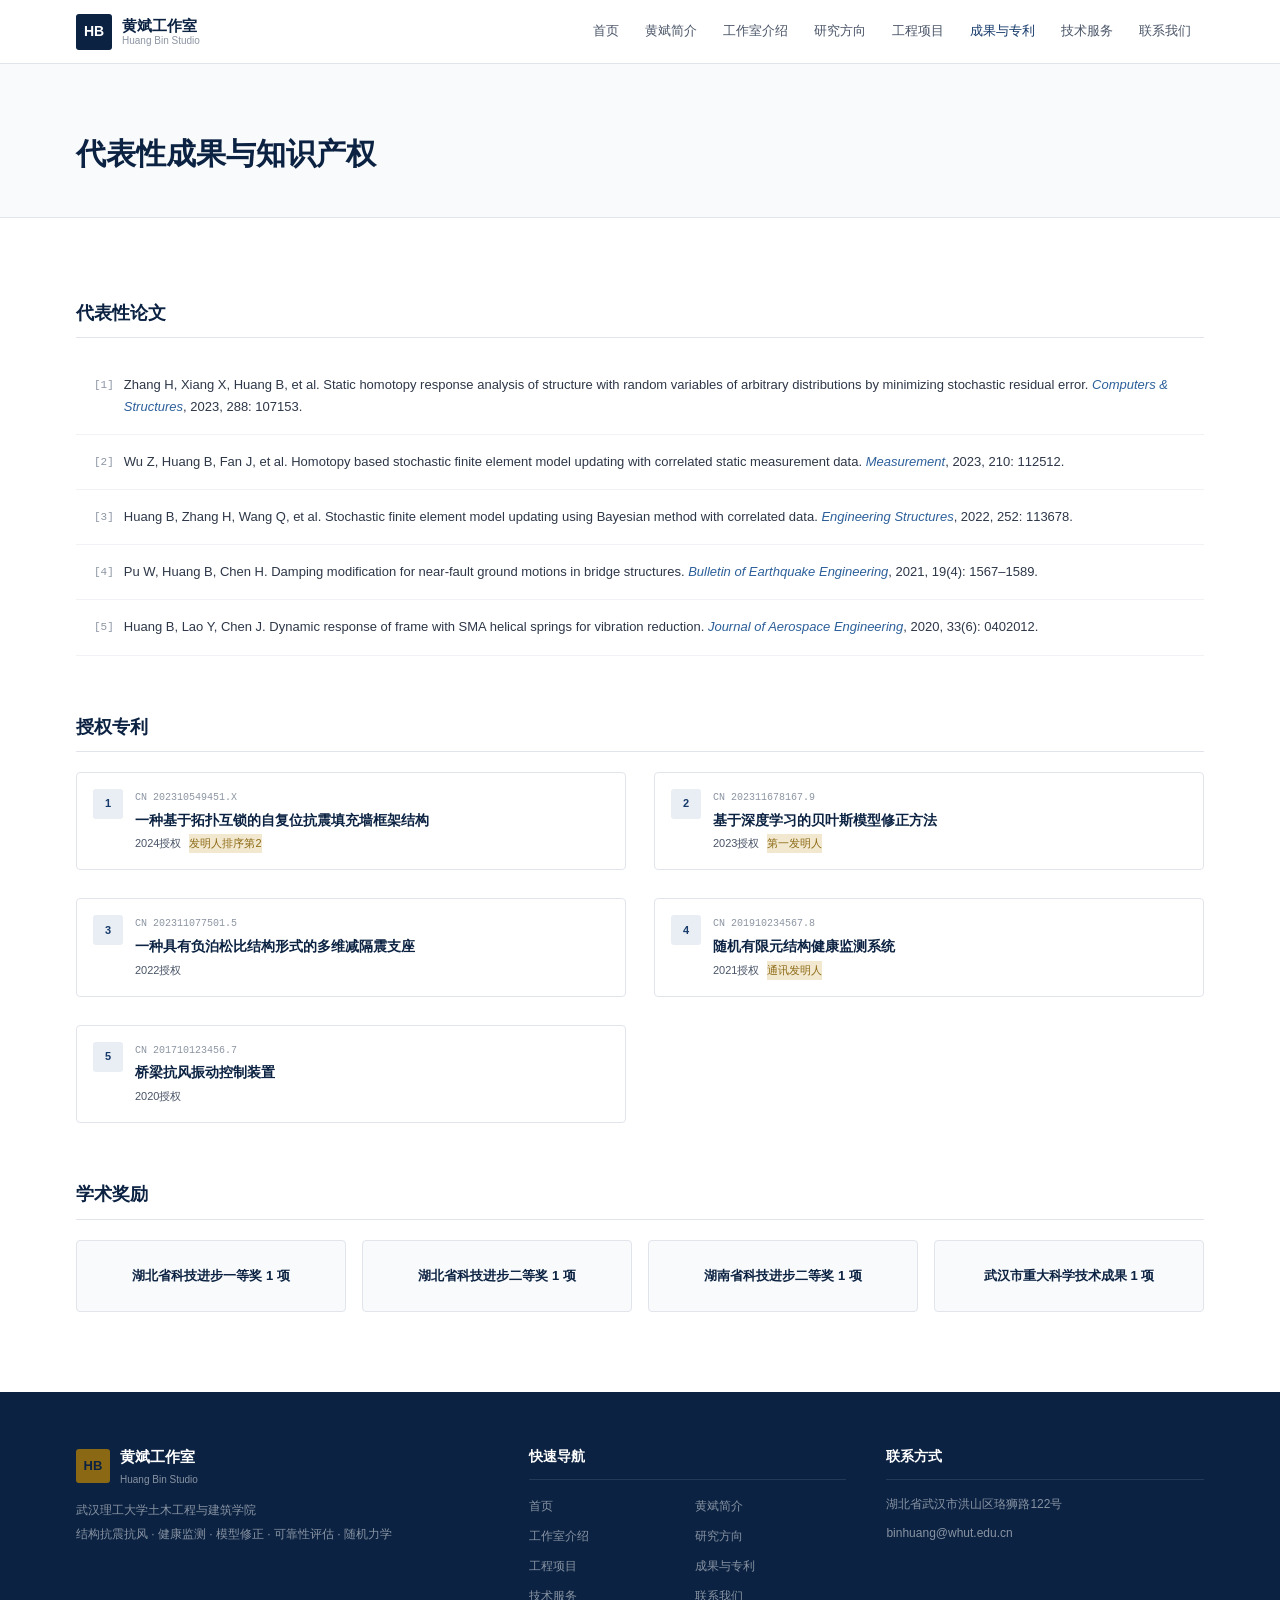
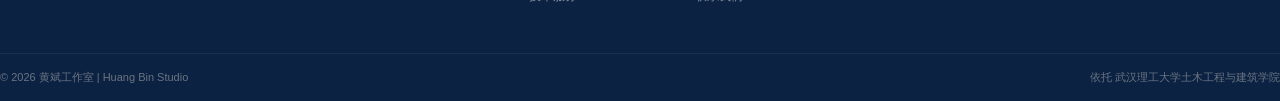
<file: publications.html>
<!DOCTYPE html><html lang="zh-CN"><head><meta charset="UTF-8" /><meta name="viewport" content="width=device-width,initial-scale=1.0" /><meta name="description" content="代表性成果与知识产权 - 学术论文、授权专利、科技奖励" /><title>成果与专利 | 黄斌工作室</title><link rel="icon" type="image/svg+xml" href="public/favicon.svg" /><link rel="stylesheet" href="css/styles.css" /></head><body>
<nav class="navbar" role="navigation"><div class="navbar-inner"><a href="index.html" class="nav-logo"><span class="nav-logo-icon">HB</span><span class="nav-logo-text"><div class="nav-logo-title">黄斌工作室</div><div class="nav-logo-sub">Huang Bin Studio</div></span></a><div class="nav-links"><a href="index.html">首页</a><a href="about.html">黄斌简介</a><a href="studio.html">工作室介绍</a><a href="research.html">研究方向</a><a href="projects.html">工程项目</a><a href="publications.html">成果与专利</a><a href="services.html">技术服务</a><a href="contact.html">联系我们</a></div><button class="nav-toggle" aria-label="菜单" aria-expanded="false"><svg viewBox="0 0 24 24" fill="none" stroke="currentColor" stroke-width="2"><path d="M4 6h16M4 12h16M4 18h16" stroke-linecap="round"/></svg></button></div><div class="nav-mobile"><a href="index.html">首页</a><a href="about.html">黄斌简介</a><a href="studio.html">工作室介绍</a><a href="research.html">研究方向</a><a href="projects.html">工程项目</a><a href="publications.html">成果与专利</a><a href="services.html">技术服务</a><a href="contact.html">联系我们</a></div></nav>
<section class="page-hero"><div class="container"><div class="page-hero-content"><h1>代表性成果与知识产权</h1></div></div></section>

<section class="section"><div class="container">

<div style="margin-bottom:56px;">
  <h3 style="font-size:18px;font-weight:600;color:var(--c-deep);margin-bottom:20px;padding-bottom:8px;border-bottom:1px solid var(--c-gray-200);">代表性论文</h3>
  <div class="paper-item"><span class="paper-num">[1]</span><p>Zhang H, Xiang X, Huang B, et al. Static homotopy response analysis of structure with random variables of arbitrary distributions by minimizing stochastic residual error. <em>Computers &amp; Structures</em>, 2023, 288: 107153.</p></div>
  <div class="paper-item"><span class="paper-num">[2]</span><p>Wu Z, Huang B, Fan J, et al. Homotopy based stochastic finite element model updating with correlated static measurement data. <em>Measurement</em>, 2023, 210: 112512.</p></div>
  <div class="paper-item"><span class="paper-num">[3]</span><p>Huang B, Zhang H, Wang Q, et al. Stochastic finite element model updating using Bayesian method with correlated data. <em>Engineering Structures</em>, 2022, 252: 113678.</p></div>
  <div class="paper-item"><span class="paper-num">[4]</span><p>Pu W, Huang B, Chen H. Damping modification for near-fault ground motions in bridge structures. <em>Bulletin of Earthquake Engineering</em>, 2021, 19(4): 1567&ndash;1589.</p></div>
  <div class="paper-item"><span class="paper-num">[5]</span><p>Huang B, Lao Y, Chen J. Dynamic response of frame with SMA helical springs for vibration reduction. <em>Journal of Aerospace Engineering</em>, 2020, 33(6): 0402012.</p></div>
</div>

<div style="margin-bottom:56px;">
  <h3 style="font-size:18px;font-weight:600;color:var(--c-deep);margin-bottom:20px;padding-bottom:8px;border-bottom:1px solid var(--c-gray-200);">授权专利</h3>
  <div class="grid-2">
    <div class="patent-card"><span class="patent-num">1</span><div><div class="patent-code">CN 202310549451.X</div><h4>一种基于拓扑互锁的自复位抗震填充墙框架结构</h4><div class="patent-meta"><span>2024授权</span><span class="tag-accent">发明人排序第2</span></div></div></div>
    <div class="patent-card"><span class="patent-num">2</span><div><div class="patent-code">CN 202311678167.9</div><h4>基于深度学习的贝叶斯模型修正方法</h4><div class="patent-meta"><span>2023授权</span><span class="tag-accent">第一发明人</span></div></div></div>
    <div class="patent-card"><span class="patent-num">3</span><div><div class="patent-code">CN 202311077501.5</div><h4>一种具有负泊松比结构形式的多维减隔震支座</h4><div class="patent-meta"><span>2022授权</span></div></div></div>
    <div class="patent-card"><span class="patent-num">4</span><div><div class="patent-code">CN 201910234567.8</div><h4>随机有限元结构健康监测系统</h4><div class="patent-meta"><span>2021授权</span><span class="tag-accent">通讯发明人</span></div></div></div>
    <div class="patent-card"><span class="patent-num">5</span><div><div class="patent-code">CN 201710123456.7</div><h4>桥梁抗风振动控制装置</h4><div class="patent-meta"><span>2020授权</span></div></div></div>
  </div>
</div>

<div>
  <h3 style="font-size:18px;font-weight:600;color:var(--c-deep);margin-bottom:20px;padding-bottom:8px;border-bottom:1px solid var(--c-gray-200);">学术奖励</h3>
  <div class="grid-4">
    <div class="award-card"><p>湖北省科技进步一等奖 1 项</p></div>
    <div class="award-card"><p>湖北省科技进步二等奖 1 项</p></div>
    <div class="award-card"><p>湖南省科技进步二等奖 1 项</p></div>
    <div class="award-card"><p>武汉市重大科学技术成果 1 项</p></div>
  </div>
</div>

</div></section>

<footer class="footer"><div class="container"><div class="footer-grid"><div><div class="footer-brand"><span class="footer-brand-icon">HB</span><div><div class="footer-brand-name">黄斌工作室</div><div class="footer-brand-sub">Huang Bin Studio</div></div></div><p class="footer-desc">武汉理工大学土木工程与建筑学院</p><p class="footer-desc">结构抗震抗风 &middot; 健康监测 &middot; 模型修正 &middot; 可靠性评估 &middot; 随机力学</p></div><div><h4>快速导航</h4><div class="footer-links"><a href="index.html">首页</a><a href="about.html">黄斌简介</a><a href="studio.html">工作室介绍</a><a href="research.html">研究方向</a><a href="projects.html">工程项目</a><a href="publications.html">成果与专利</a><a href="services.html">技术服务</a><a href="contact.html">联系我们</a></div></div><div><h4>联系方式</h4><div class="footer-contact-item"><span>湖北省武汉市洪山区珞狮路122号</span></div><div class="footer-contact-item"><a href="mailto:binhuang@whut.edu.cn">binhuang@whut.edu.cn</a></div></div></div></div><div class="footer-bottom"><span>&copy; 2026 黄斌工作室 | Huang Bin Studio</span><span>依托 武汉理工大学土木工程与建筑学院</span></div></footer>
<script>(function(){var nav=document.querySelector('.navbar');if(nav){var s=function(){nav.classList.toggle('scrolled',window.scrollY>20);};window.addEventListener('scroll',s,{passive:true});s();}var btn=document.querySelector('.nav-toggle'),menu=document.querySelector('.nav-mobile');if(btn&&menu){btn.addEventListener('click',function(){var o=menu.classList.toggle('open');btn.setAttribute('aria-expanded',o);});menu.querySelectorAll('a').forEach(function(a){a.addEventListener('click',function(){menu.classList.remove('open');btn.setAttribute('aria-expanded','false');});});}(function(){var p=window.location.pathname,pg=p.substring(p.lastIndexOf('/')+1)||'index.html';document.querySelectorAll('.nav-links a, .nav-mobile a').forEach(function(a){var h=a.getAttribute('href');if(h===pg||(pg==='index.html'&&(h==='./'||h==='/'||h==='index.html')))a.classList.add('active');});})();})();</script>
</body></html>
</file>
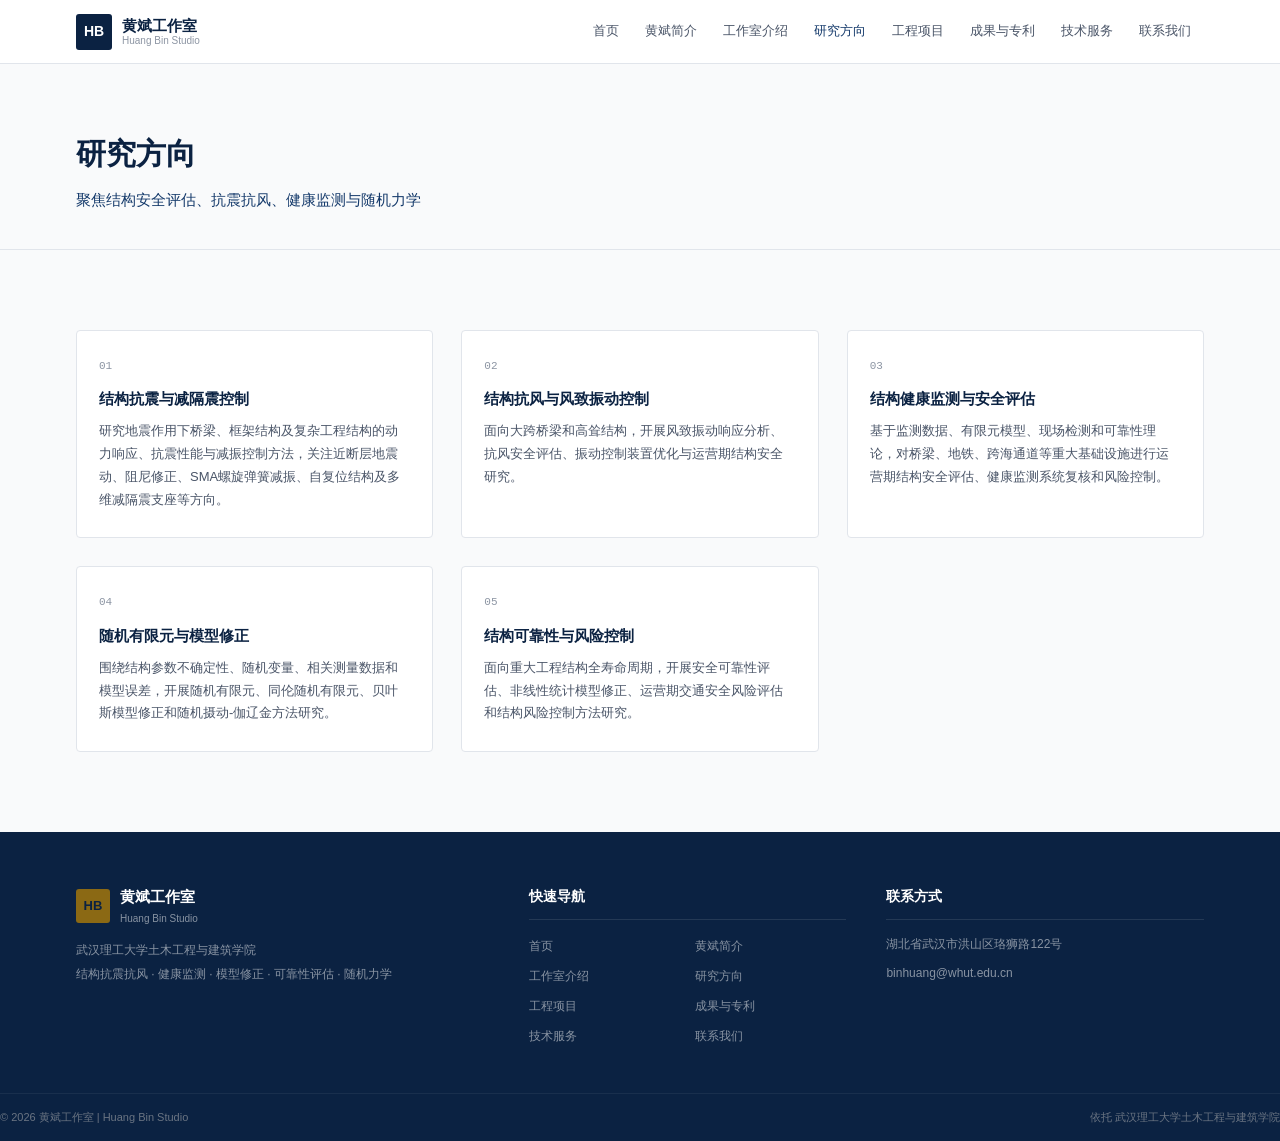
<file: research.html>
<!DOCTYPE html><html lang="zh-CN"><head><meta charset="UTF-8" /><meta name="viewport" content="width=device-width,initial-scale=1.0" /><meta name="description" content="研究方向 - 结构抗震抗风、健康监测、随机有限元与模型修正、结构可靠性与风险控制" /><title>研究方向 | 黄斌工作室</title><link rel="icon" type="image/svg+xml" href="public/favicon.svg" /><link rel="stylesheet" href="css/styles.css" /></head><body>
<nav class="navbar" role="navigation"><div class="navbar-inner"><a href="index.html" class="nav-logo"><span class="nav-logo-icon">HB</span><span class="nav-logo-text"><div class="nav-logo-title">黄斌工作室</div><div class="nav-logo-sub">Huang Bin Studio</div></span></a><div class="nav-links"><a href="index.html">首页</a><a href="about.html">黄斌简介</a><a href="studio.html">工作室介绍</a><a href="research.html">研究方向</a><a href="projects.html">工程项目</a><a href="publications.html">成果与专利</a><a href="services.html">技术服务</a><a href="contact.html">联系我们</a></div><button class="nav-toggle" aria-label="菜单" aria-expanded="false"><svg viewBox="0 0 24 24" fill="none" stroke="currentColor" stroke-width="2"><path d="M4 6h16M4 12h16M4 18h16" stroke-linecap="round"/></svg></button></div><div class="nav-mobile"><a href="index.html">首页</a><a href="about.html">黄斌简介</a><a href="studio.html">工作室介绍</a><a href="research.html">研究方向</a><a href="projects.html">工程项目</a><a href="publications.html">成果与专利</a><a href="services.html">技术服务</a><a href="contact.html">联系我们</a></div></nav>
<section class="page-hero"><div class="container"><div class="page-hero-content"><h1>研究方向</h1><p class="subtitle">聚焦结构安全评估、抗震抗风、健康监测与随机力学</p></div></div></section>

<section class="section" style="background:var(--c-gray-50);"><div class="container"><div class="grid-3">
  <div class="research-card"><div class="card-num">01</div><h3>结构抗震与减隔震控制</h3><p>研究地震作用下桥梁、框架结构及复杂工程结构的动力响应、抗震性能与减振控制方法，关注近断层地震动、阻尼修正、SMA螺旋弹簧减振、自复位结构及多维减隔震支座等方向。</p></div>
  <div class="research-card"><div class="card-num">02</div><h3>结构抗风与风致振动控制</h3><p>面向大跨桥梁和高耸结构，开展风致振动响应分析、抗风安全评估、振动控制装置优化与运营期结构安全研究。</p></div>
  <div class="research-card"><div class="card-num">03</div><h3>结构健康监测与安全评估</h3><p>基于监测数据、有限元模型、现场检测和可靠性理论，对桥梁、地铁、跨海通道等重大基础设施进行运营期结构安全评估、健康监测系统复核和风险控制。</p></div>
  <div class="research-card"><div class="card-num">04</div><h3>随机有限元与模型修正</h3><p>围绕结构参数不确定性、随机变量、相关测量数据和模型误差，开展随机有限元、同伦随机有限元、贝叶斯模型修正和随机摄动-伽辽金方法研究。</p></div>
  <div class="research-card"><div class="card-num">05</div><h3>结构可靠性与风险控制</h3><p>面向重大工程结构全寿命周期，开展安全可靠性评估、非线性统计模型修正、运营期交通安全风险评估和结构风险控制方法研究。</p></div>
</div></div></section>

<footer class="footer"><div class="container"><div class="footer-grid"><div><div class="footer-brand"><span class="footer-brand-icon">HB</span><div><div class="footer-brand-name">黄斌工作室</div><div class="footer-brand-sub">Huang Bin Studio</div></div></div><p class="footer-desc">武汉理工大学土木工程与建筑学院</p><p class="footer-desc">结构抗震抗风 &middot; 健康监测 &middot; 模型修正 &middot; 可靠性评估 &middot; 随机力学</p></div><div><h4>快速导航</h4><div class="footer-links"><a href="index.html">首页</a><a href="about.html">黄斌简介</a><a href="studio.html">工作室介绍</a><a href="research.html">研究方向</a><a href="projects.html">工程项目</a><a href="publications.html">成果与专利</a><a href="services.html">技术服务</a><a href="contact.html">联系我们</a></div></div><div><h4>联系方式</h4><div class="footer-contact-item"><span>湖北省武汉市洪山区珞狮路122号</span></div><div class="footer-contact-item"><a href="mailto:binhuang@whut.edu.cn">binhuang@whut.edu.cn</a></div></div></div></div><div class="footer-bottom"><span>&copy; 2026 黄斌工作室 | Huang Bin Studio</span><span>依托 武汉理工大学土木工程与建筑学院</span></div></footer>
<script>(function(){var nav=document.querySelector('.navbar');if(nav){var s=function(){nav.classList.toggle('scrolled',window.scrollY>20);};window.addEventListener('scroll',s,{passive:true});s();}var btn=document.querySelector('.nav-toggle'),menu=document.querySelector('.nav-mobile');if(btn&&menu){btn.addEventListener('click',function(){var o=menu.classList.toggle('open');btn.setAttribute('aria-expanded',o);});menu.querySelectorAll('a').forEach(function(a){a.addEventListener('click',function(){menu.classList.remove('open');btn.setAttribute('aria-expanded','false');});});}(function(){var p=window.location.pathname,pg=p.substring(p.lastIndexOf('/')+1)||'index.html';document.querySelectorAll('.nav-links a, .nav-mobile a').forEach(function(a){var h=a.getAttribute('href');if(h===pg||(pg==='index.html'&&(h==='./'||h==='/'||h==='index.html')))a.classList.add('active');});})();})();</script>
</body></html>
</file>
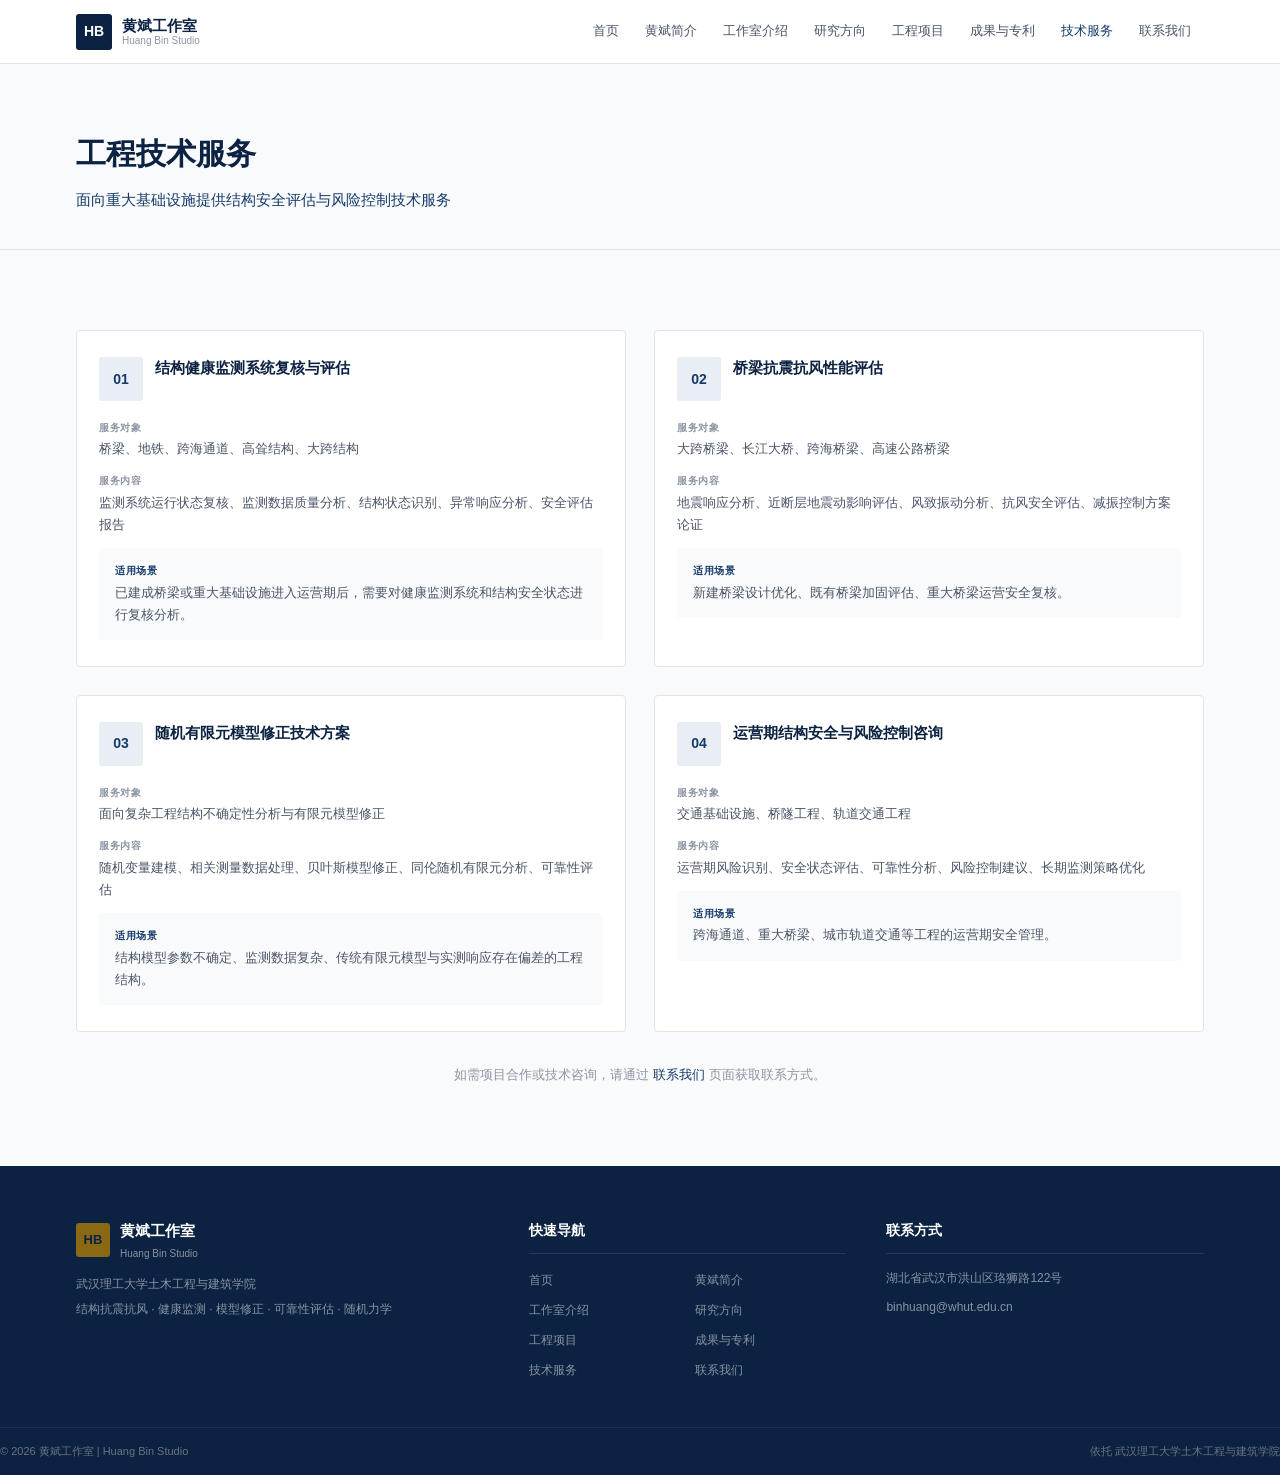
<file: services.html>
<!DOCTYPE html><html lang="zh-CN"><head><meta charset="UTF-8" /><meta name="viewport" content="width=device-width,initial-scale=1.0" /><meta name="description" content="工程技术服务 - 结构健康监测系统复核、桥梁抗震抗风评估、随机有限元模型修正、运营期安全与风险控制咨询" /><title>技术服务 | 黄斌工作室</title><link rel="icon" type="image/svg+xml" href="public/favicon.svg" /><link rel="stylesheet" href="css/styles.css" /></head><body>
<nav class="navbar" role="navigation"><div class="navbar-inner"><a href="index.html" class="nav-logo"><span class="nav-logo-icon">HB</span><span class="nav-logo-text"><div class="nav-logo-title">黄斌工作室</div><div class="nav-logo-sub">Huang Bin Studio</div></span></a><div class="nav-links"><a href="index.html">首页</a><a href="about.html">黄斌简介</a><a href="studio.html">工作室介绍</a><a href="research.html">研究方向</a><a href="projects.html">工程项目</a><a href="publications.html">成果与专利</a><a href="services.html">技术服务</a><a href="contact.html">联系我们</a></div><button class="nav-toggle" aria-label="菜单" aria-expanded="false"><svg viewBox="0 0 24 24" fill="none" stroke="currentColor" stroke-width="2"><path d="M4 6h16M4 12h16M4 18h16" stroke-linecap="round"/></svg></button></div><div class="nav-mobile"><a href="index.html">首页</a><a href="about.html">黄斌简介</a><a href="studio.html">工作室介绍</a><a href="research.html">研究方向</a><a href="projects.html">工程项目</a><a href="publications.html">成果与专利</a><a href="services.html">技术服务</a><a href="contact.html">联系我们</a></div></nav>
<section class="page-hero"><div class="container"><div class="page-hero-content"><h1>工程技术服务</h1><p class="subtitle">面向重大基础设施提供结构安全评估与风险控制技术服务</p></div></div></section>

<section class="section" style="background:var(--c-gray-50);"><div class="container"><div class="grid-2">

<div class="service-card">
  <div class="service-card-head"><div class="s-icon">01</div><h3>结构健康监测系统复核与评估</h3></div>
  <div class="service-field"><div class="service-field-label">服务对象</div><div class="service-field-value">桥梁、地铁、跨海通道、高耸结构、大跨结构</div></div>
  <div class="service-field"><div class="service-field-label">服务内容</div><div class="service-field-value">监测系统运行状态复核、监测数据质量分析、结构状态识别、异常响应分析、安全评估报告</div></div>
  <div class="service-scenario"><div class="service-scenario-label">适用场景</div><p>已建成桥梁或重大基础设施进入运营期后，需要对健康监测系统和结构安全状态进行复核分析。</p></div>
</div>

<div class="service-card">
  <div class="service-card-head"><div class="s-icon">02</div><h3>桥梁抗震抗风性能评估</h3></div>
  <div class="service-field"><div class="service-field-label">服务对象</div><div class="service-field-value">大跨桥梁、长江大桥、跨海桥梁、高速公路桥梁</div></div>
  <div class="service-field"><div class="service-field-label">服务内容</div><div class="service-field-value">地震响应分析、近断层地震动影响评估、风致振动分析、抗风安全评估、减振控制方案论证</div></div>
  <div class="service-scenario"><div class="service-scenario-label">适用场景</div><p>新建桥梁设计优化、既有桥梁加固评估、重大桥梁运营安全复核。</p></div>
</div>

<div class="service-card">
  <div class="service-card-head"><div class="s-icon">03</div><h3>随机有限元模型修正技术方案</h3></div>
  <div class="service-field"><div class="service-field-label">服务对象</div><div class="service-field-value">面向复杂工程结构不确定性分析与有限元模型修正</div></div>
  <div class="service-field"><div class="service-field-label">服务内容</div><div class="service-field-value">随机变量建模、相关测量数据处理、贝叶斯模型修正、同伦随机有限元分析、可靠性评估</div></div>
  <div class="service-scenario"><div class="service-scenario-label">适用场景</div><p>结构模型参数不确定、监测数据复杂、传统有限元模型与实测响应存在偏差的工程结构。</p></div>
</div>

<div class="service-card">
  <div class="service-card-head"><div class="s-icon">04</div><h3>运营期结构安全与风险控制咨询</h3></div>
  <div class="service-field"><div class="service-field-label">服务对象</div><div class="service-field-value">交通基础设施、桥隧工程、轨道交通工程</div></div>
  <div class="service-field"><div class="service-field-label">服务内容</div><div class="service-field-value">运营期风险识别、安全状态评估、可靠性分析、风险控制建议、长期监测策略优化</div></div>
  <div class="service-scenario"><div class="service-scenario-label">适用场景</div><p>跨海通道、重大桥梁、城市轨道交通等工程的运营期安全管理。</p></div>
</div>

</div><div style="text-align:center;margin-top:32px;"><p style="font-size:13px;color:var(--c-gray-400);">如需项目合作或技术咨询，请通过 <a href="contact.html" style="color:var(--c-blue);">联系我们</a> 页面获取联系方式。</p></div></div></section>

<footer class="footer"><div class="container"><div class="footer-grid"><div><div class="footer-brand"><span class="footer-brand-icon">HB</span><div><div class="footer-brand-name">黄斌工作室</div><div class="footer-brand-sub">Huang Bin Studio</div></div></div><p class="footer-desc">武汉理工大学土木工程与建筑学院</p><p class="footer-desc">结构抗震抗风 &middot; 健康监测 &middot; 模型修正 &middot; 可靠性评估 &middot; 随机力学</p></div><div><h4>快速导航</h4><div class="footer-links"><a href="index.html">首页</a><a href="about.html">黄斌简介</a><a href="studio.html">工作室介绍</a><a href="research.html">研究方向</a><a href="projects.html">工程项目</a><a href="publications.html">成果与专利</a><a href="services.html">技术服务</a><a href="contact.html">联系我们</a></div></div><div><h4>联系方式</h4><div class="footer-contact-item"><span>湖北省武汉市洪山区珞狮路122号</span></div><div class="footer-contact-item"><a href="mailto:binhuang@whut.edu.cn">binhuang@whut.edu.cn</a></div></div></div></div><div class="footer-bottom"><span>&copy; 2026 黄斌工作室 | Huang Bin Studio</span><span>依托 武汉理工大学土木工程与建筑学院</span></div></footer>
<script>(function(){var nav=document.querySelector('.navbar');if(nav){var s=function(){nav.classList.toggle('scrolled',window.scrollY>20);};window.addEventListener('scroll',s,{passive:true});s();}var btn=document.querySelector('.nav-toggle'),menu=document.querySelector('.nav-mobile');if(btn&&menu){btn.addEventListener('click',function(){var o=menu.classList.toggle('open');btn.setAttribute('aria-expanded',o);});menu.querySelectorAll('a').forEach(function(a){a.addEventListener('click',function(){menu.classList.remove('open');btn.setAttribute('aria-expanded','false');});});}(function(){var p=window.location.pathname,pg=p.substring(p.lastIndexOf('/')+1)||'index.html';document.querySelectorAll('.nav-links a, .nav-mobile a').forEach(function(a){var h=a.getAttribute('href');if(h===pg||(pg==='index.html'&&(h==='./'||h==='/'||h==='index.html')))a.classList.add('active');});})();})();</script>
</body></html>
</file>
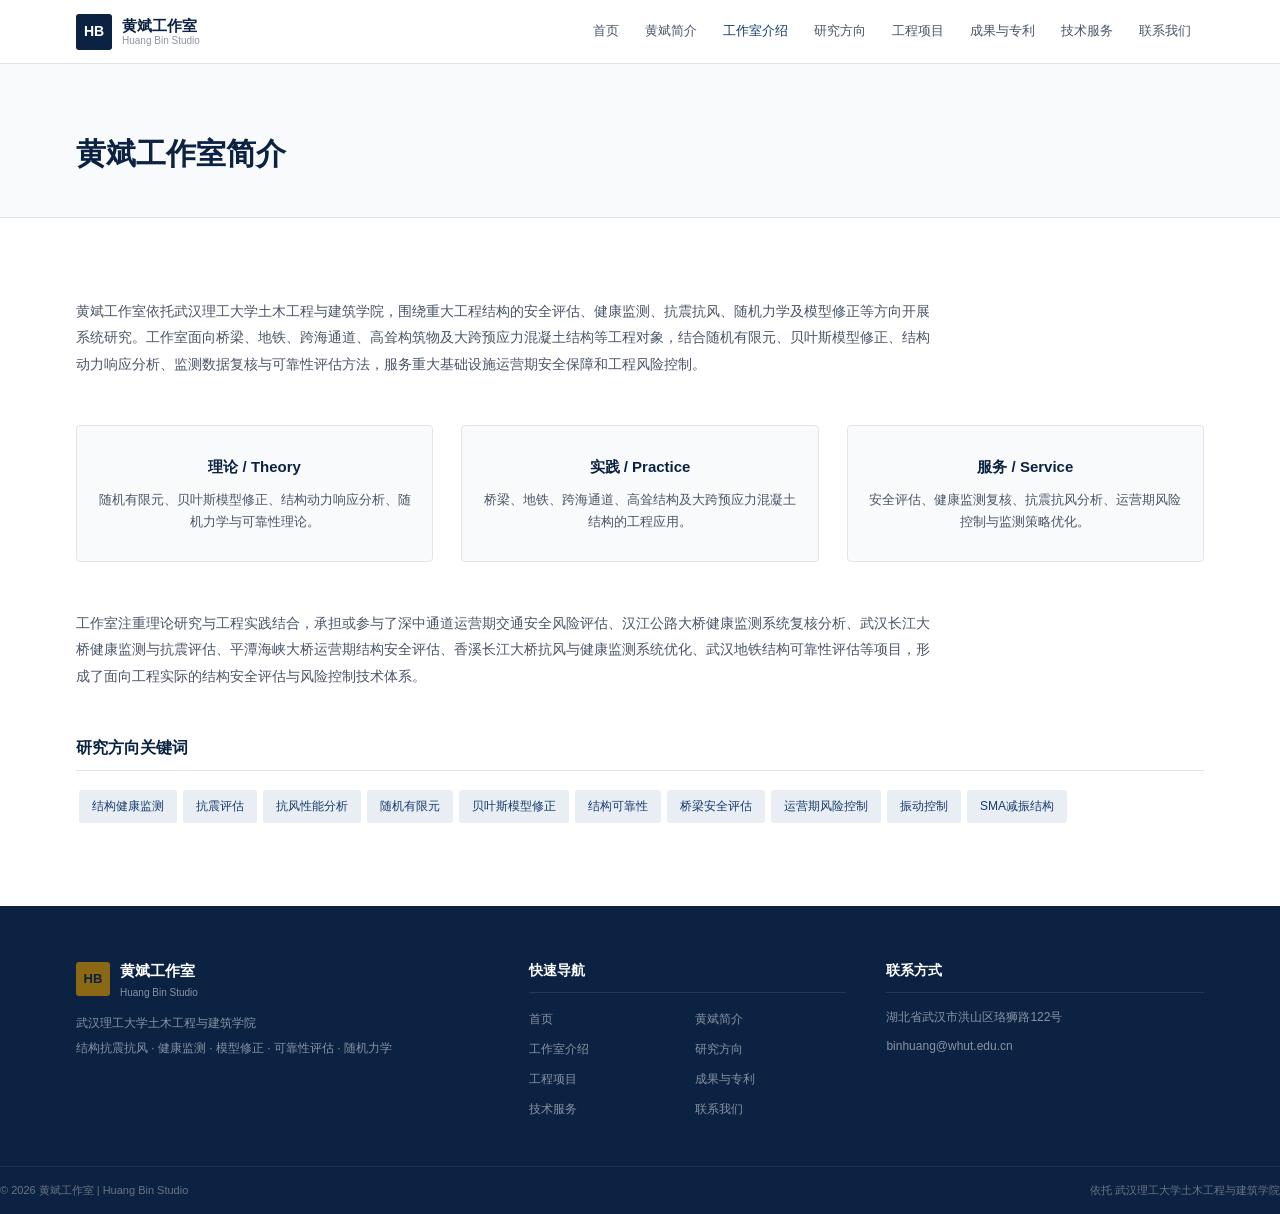
<file: studio.html>
<!DOCTYPE html><html lang="zh-CN"><head><meta charset="UTF-8" /><meta name="viewport" content="width=device-width,initial-scale=1.0" /><meta name="description" content="黄斌工作室依托武汉理工大学土木工程与建筑学院，聚焦结构安全评估、健康监测、抗震抗风、随机有限元与模型修正。" /><title>工作室介绍 | 黄斌工作室</title><link rel="icon" type="image/svg+xml" href="public/favicon.svg" /><link rel="stylesheet" href="css/styles.css" /></head><body>
<nav class="navbar" role="navigation"><div class="navbar-inner"><a href="index.html" class="nav-logo"><span class="nav-logo-icon">HB</span><span class="nav-logo-text"><div class="nav-logo-title">黄斌工作室</div><div class="nav-logo-sub">Huang Bin Studio</div></span></a><div class="nav-links"><a href="index.html">首页</a><a href="about.html">黄斌简介</a><a href="studio.html">工作室介绍</a><a href="research.html">研究方向</a><a href="projects.html">工程项目</a><a href="publications.html">成果与专利</a><a href="services.html">技术服务</a><a href="contact.html">联系我们</a></div><button class="nav-toggle" aria-label="菜单" aria-expanded="false"><svg viewBox="0 0 24 24" fill="none" stroke="currentColor" stroke-width="2"><path d="M4 6h16M4 12h16M4 18h16" stroke-linecap="round"/></svg></button></div><div class="nav-mobile"><a href="index.html">首页</a><a href="about.html">黄斌简介</a><a href="studio.html">工作室介绍</a><a href="research.html">研究方向</a><a href="projects.html">工程项目</a><a href="publications.html">成果与专利</a><a href="services.html">技术服务</a><a href="contact.html">联系我们</a></div></nav>
<section class="page-hero"><div class="container"><div class="page-hero-content"><h1>黄斌工作室简介</h1></div></div></section>

<section class="section"><div class="container">
  <div style="max-width:860px;">
    <p style="font-size:14px;color:var(--c-gray-600);line-height:1.9;">黄斌工作室依托武汉理工大学土木工程与建筑学院，围绕重大工程结构的安全评估、健康监测、抗震抗风、随机力学及模型修正等方向开展系统研究。工作室面向桥梁、地铁、跨海通道、高耸构筑物及大跨预应力混凝土结构等工程对象，结合随机有限元、贝叶斯模型修正、结构动力响应分析、监测数据复核与可靠性评估方法，服务重大基础设施运营期安全保障和工程风险控制。</p>
  </div>
  <div class="grid-3" style="margin:48px 0;">
    <div class="feature-card"><h3>理论 / Theory</h3><p>随机有限元、贝叶斯模型修正、结构动力响应分析、随机力学与可靠性理论。</p></div>
    <div class="feature-card"><h3>实践 / Practice</h3><p>桥梁、地铁、跨海通道、高耸结构及大跨预应力混凝土结构的工程应用。</p></div>
    <div class="feature-card"><h3>服务 / Service</h3><p>安全评估、健康监测复核、抗震抗风分析、运营期风险控制与监测策略优化。</p></div>
  </div>
  <div style="max-width:860px;">
    <p style="font-size:14px;color:var(--c-gray-600);line-height:1.9;">工作室注重理论研究与工程实践结合，承担或参与了深中通道运营期交通安全风险评估、汉江公路大桥健康监测系统复核分析、武汉长江大桥健康监测与抗震评估、平潭海峡大桥运营期结构安全评估、香溪长江大桥抗风与健康监测系统优化、武汉地铁结构可靠性评估等项目，形成了面向工程实际的结构安全评估与风险控制技术体系。</p>
  </div>
  <div style="margin-top:44px;"><h3 style="font-size:16px;font-weight:600;color:var(--c-deep);margin-bottom:16px;padding-bottom:8px;border-bottom:1px solid var(--c-gray-200);">研究方向关键词</h3><div><span class="keyword-tag">结构健康监测</span><span class="keyword-tag">抗震评估</span><span class="keyword-tag">抗风性能分析</span><span class="keyword-tag">随机有限元</span><span class="keyword-tag">贝叶斯模型修正</span><span class="keyword-tag">结构可靠性</span><span class="keyword-tag">桥梁安全评估</span><span class="keyword-tag">运营期风险控制</span><span class="keyword-tag">振动控制</span><span class="keyword-tag">SMA减振结构</span></div></div>
</div></section>

<footer class="footer"><div class="container"><div class="footer-grid"><div><div class="footer-brand"><span class="footer-brand-icon">HB</span><div><div class="footer-brand-name">黄斌工作室</div><div class="footer-brand-sub">Huang Bin Studio</div></div></div><p class="footer-desc">武汉理工大学土木工程与建筑学院</p><p class="footer-desc">结构抗震抗风 &middot; 健康监测 &middot; 模型修正 &middot; 可靠性评估 &middot; 随机力学</p></div><div><h4>快速导航</h4><div class="footer-links"><a href="index.html">首页</a><a href="about.html">黄斌简介</a><a href="studio.html">工作室介绍</a><a href="research.html">研究方向</a><a href="projects.html">工程项目</a><a href="publications.html">成果与专利</a><a href="services.html">技术服务</a><a href="contact.html">联系我们</a></div></div><div><h4>联系方式</h4><div class="footer-contact-item"><span>湖北省武汉市洪山区珞狮路122号</span></div><div class="footer-contact-item"><a href="mailto:binhuang@whut.edu.cn">binhuang@whut.edu.cn</a></div></div></div></div><div class="footer-bottom"><span>&copy; 2026 黄斌工作室 | Huang Bin Studio</span><span>依托 武汉理工大学土木工程与建筑学院</span></div></footer>
<script>(function(){var nav=document.querySelector('.navbar');if(nav){var s=function(){nav.classList.toggle('scrolled',window.scrollY>20);};window.addEventListener('scroll',s,{passive:true});s();}var btn=document.querySelector('.nav-toggle'),menu=document.querySelector('.nav-mobile');if(btn&&menu){btn.addEventListener('click',function(){var o=menu.classList.toggle('open');btn.setAttribute('aria-expanded',o);});menu.querySelectorAll('a').forEach(function(a){a.addEventListener('click',function(){menu.classList.remove('open');btn.setAttribute('aria-expanded','false');});});}(function(){var p=window.location.pathname,pg=p.substring(p.lastIndexOf('/')+1)||'index.html';document.querySelectorAll('.nav-links a, .nav-mobile a').forEach(function(a){var h=a.getAttribute('href');if(h===pg||(pg==='index.html'&&(h==='./'||h==='/'||h==='index.html')))a.classList.add('active');});})();})();</script>
</body></html>
</file>
<file: css/styles.css>
/* ============================================================
   黄斌工作室 (Huang Bin Studio) - 全局样式表
   风格：学术机构官网 — 克制、正式、信息优先
   ============================================================ */

:root {
  --c-deep: #0b2242;
  --c-blue: #153a6b;
  --c-mid: #2c5f9a;
  --c-light: #e9eef4;
  --c-accent: #8b6914;
  --c-accent-light: #f2e8cf;
  --c-gray-50: #f9fafb;
  --c-gray-100: #f0f2f5;
  --c-gray-200: #e1e5eb;
  --c-gray-400: #8c95a3;
  --c-gray-600: #4a5568;
  --c-gray-800: #1e293b;
  --c-text: #2d3748;
  --radius: 4px;
  --max-w: 1200px;
  --nav-h: 64px;
}

*,*::before,*::after{box-sizing:border-box;margin:0;padding:0}
html{scroll-behavior:smooth;-webkit-text-size-adjust:100%}
body{
  font-family:"PingFang SC","Microsoft YaHei","Hiragino Sans GB","Noto Sans SC",-apple-system,sans-serif;
  font-size:15px;line-height:1.75;color:var(--c-text);background:#fff;
  padding-top:var(--nav-h);-webkit-font-smoothing:antialiased;
}
img{max-width:100%;height:auto}
a{color:inherit;text-decoration:none}
ul,ol{list-style:none}
::-webkit-scrollbar{width:6px}
::-webkit-scrollbar-track{background:var(--c-gray-50)}
::-webkit-scrollbar-thumb{background:var(--c-mid);border-radius:3px}

/* ===== 布局工具 ===== */
.container{width:100%;max-width:var(--max-w);margin-left:auto;margin-right:auto;padding:0 20px}
@media(min-width:768px){.container{padding:0 36px}}
.section{padding:56px 0}
@media(min-width:768px){.section{padding:80px 0}}
.grid-2{display:grid;grid-template-columns:1fr;gap:20px}
@media(min-width:768px){.grid-2{grid-template-columns:1fr 1fr;gap:28px}}
.grid-3{display:grid;grid-template-columns:1fr;gap:20px}
@media(min-width:640px){.grid-3{grid-template-columns:1fr 1fr}}
@media(min-width:1024px){.grid-3{grid-template-columns:1fr 1fr 1fr;gap:28px}}
.grid-4{display:grid;grid-template-columns:1fr 1fr;gap:16px}
@media(min-width:1024px){.grid-4{grid-template-columns:1fr 1fr 1fr 1fr}}

/* ===== 导航栏 — 像大学官网 ===== */
.navbar{
  position:fixed;top:0;left:0;right:0;z-index:1000;height:var(--nav-h);
  background:#fff;border-bottom:1px solid var(--c-gray-200);
  transition:box-shadow .2s;
}
.navbar.scrolled{box-shadow:0 1px 4px rgba(0,0,0,.06)}
.navbar-inner{
  display:flex;align-items:center;justify-content:space-between;height:100%;
  max-width:var(--max-w);margin:0 auto;padding:0 20px;
}
@media(min-width:768px){.navbar-inner{padding:0 36px}}
.nav-logo{display:flex;align-items:center;gap:10px;flex-shrink:0}
.nav-logo-icon{
  width:36px;height:36px;background:var(--c-deep);border-radius:3px;
  display:flex;align-items:center;justify-content:center;color:#fff;font-weight:700;font-size:14px;
}
.nav-logo-text{display:none}
@media(min-width:640px){.nav-logo-text{display:block}}
.nav-logo-title{font-size:15px;font-weight:600;color:var(--c-deep);line-height:1.2}
.nav-logo-sub{font-size:10px;color:var(--c-gray-400);line-height:1.2}

.nav-links{display:none;align-items:center;gap:0}
@media(min-width:1024px){.nav-links{display:flex}}
.nav-links a{padding:8px 13px;font-size:13px;font-weight:500;color:var(--c-gray-600);transition:color .15s;white-space:nowrap}
.nav-links a:hover,.nav-links a.active{color:var(--c-blue)}

.nav-toggle{
  display:flex;align-items:center;justify-content:center;width:38px;height:38px;
  background:none;border:none;cursor:pointer;color:var(--c-gray-600);
}
@media(min-width:1024px){.nav-toggle{display:none}}
.nav-toggle svg{width:22px;height:22px}

.nav-mobile{
  display:none;position:absolute;top:var(--nav-h);left:0;right:0;
  background:#fff;border-top:1px solid var(--c-gray-100);padding:8px 16px 16px;
}
.nav-mobile.open{display:block}
.nav-mobile a{display:block;padding:11px 12px;font-size:14px;color:var(--c-gray-800)}
.nav-mobile a:hover,.nav-mobile a.active{color:var(--c-blue)}

/* ===== 页脚 ===== */
.footer{background:var(--c-deep);color:#c0c8d4;padding:52px 0 0}
.footer-grid{display:grid;grid-template-columns:1fr;gap:32px;padding-bottom:44px}
@media(min-width:768px){.footer-grid{grid-template-columns:1.3fr 1fr 1fr;gap:40px}}
.footer h4{color:#fff;font-size:14px;font-weight:600;margin-bottom:14px;padding-bottom:10px;border-bottom:1px solid rgba(255,255,255,.1)}
.footer-brand{display:flex;align-items:center;gap:10px;margin-bottom:12px}
.footer-brand-icon{width:34px;height:34px;background:var(--c-accent);border-radius:3px;display:flex;align-items:center;justify-content:center;color:var(--c-deep);font-weight:700;font-size:13px}
.footer-brand-name{font-size:15px;font-weight:600;color:#fff}.footer-brand-sub{font-size:10px;color:#8893a2}
.footer-desc{font-size:12px;color:#8893a2;line-height:1.7;margin-bottom:4px}
.footer-links{display:grid;grid-template-columns:1fr 1fr;gap:5px 14px}
.footer-links a{font-size:12px;color:#8893a2;transition:color .15s;padding:2px 0}
.footer-links a:hover{color:var(--c-accent-light)}
.footer-contact-item{display:flex;align-items:flex-start;gap:8px;font-size:12px;color:#8893a2;margin-bottom:8px}
.footer-contact-item a{color:#8893a2}.footer-contact-item a:hover{color:var(--c-accent-light)}
.footer-bottom{border-top:1px solid rgba(255,255,255,.06);padding:14px 0;display:flex;flex-direction:column;align-items:center;gap:4px;font-size:11px;color:#6a7482}
@media(min-width:640px){.footer-bottom{flex-direction:row;justify-content:space-between}}

/* ===== 页面顶部 ===== */
.page-hero{padding:52px 0 28px;background:var(--c-gray-50);border-bottom:1px solid var(--c-gray-200)}
@media(min-width:1024px){.page-hero{padding:64px 0 36px}}
.page-hero-content{max-width:720px}
.page-hero-content h1{font-size:26px;font-weight:700;color:var(--c-deep)}
@media(min-width:768px){.page-hero-content h1{font-size:30px}}
.page-hero-content .subtitle{margin-top:6px;font-size:15px;color:var(--c-blue)}
.page-hero-content .desc{margin-top:8px;font-size:14px;color:var(--c-gray-600);line-height:1.8}

/* ===== 区块标题 — 无装饰线 ===== */
.section-title{margin-bottom:36px}
.section-title.center{text-align:center}
.section-title h2{font-size:22px;font-weight:700;color:var(--c-deep)}
@media(min-width:768px){.section-title h2{font-size:26px}}
.section-title .subtitle{margin-top:8px;font-size:14px;color:var(--c-gray-600);max-width:560px}
.section-title.center .subtitle{margin-left:auto;margin-right:auto}
.section-title.light h2{color:#fff}
.section-title.light .subtitle{color:#8893a2}

/* ===== 首页 Hero — 信息优先，少装饰 ===== */
.hero{
  position:relative;min-height:calc(100vh - var(--nav-h));display:flex;align-items:center;
  background:linear-gradient(170deg,var(--c-deep) 0%,var(--c-blue) 100%);
  overflow:hidden;
}
.hero::before{
  content:'';position:absolute;inset:0;
  background-image:linear-gradient(rgba(255,255,255,.02) 1px,transparent 1px),
                   linear-gradient(90deg,rgba(255,255,255,.02) 1px,transparent 1px);
  background-size:48px 48px;pointer-events:none;
}
.hero-content{position:relative;z-index:1;max-width:680px;padding:40px 0}
.hero-eyebrow{font-size:12px;color:var(--c-accent-light);letter-spacing:.1em;margin-bottom:14px}
.hero-title{font-size:34px;font-weight:700;color:#fff;line-height:1.25;letter-spacing:-.01em}
@media(min-width:640px){.hero-title{font-size:40px}}
@media(min-width:1024px){.hero-title{font-size:48px}}
.hero-desc{margin-top:18px;font-size:14px;color:#b0bec5;line-height:1.9;max-width:580px}
@media(min-width:768px){.hero-desc{font-size:15px;margin-top:22px}}
.hero-actions{margin-top:28px;display:flex;flex-wrap:wrap;gap:12px}
.hero-actions .btn-primary{background:var(--c-accent);color:#fff;padding:10px 24px;font-size:13px;font-weight:600;border-radius:3px;transition:background .15s;border:none;cursor:pointer;font-family:inherit}
.hero-actions .btn-primary:hover{background:#7a5d11}
.hero-actions .btn-outline{background:transparent;border:1px solid rgba(255,255,255,.25);color:#fff;padding:10px 24px;font-size:13px;font-weight:500;border-radius:3px;transition:all .15s}
.hero-actions .btn-outline:hover{border-color:rgba(255,255,255,.5);background:rgba(255,255,255,.04)}
.hero-scroll{position:absolute;bottom:24px;left:50%;transform:translateX(-50%);color:rgba(255,255,255,.25);font-size:10px;letter-spacing:.12em;text-align:center}
.hero-scroll span{display:block;margin-bottom:4px}

/* ===== Stats Bar ===== */
.stats-grid{display:grid;grid-template-columns:1fr 1fr;background:var(--c-gray-100);border-radius:4px;overflow:hidden}
@media(min-width:1024px){.stats-grid{grid-template-columns:1fr 1fr 1fr 1fr}}
.stat-item{background:#fff;padding:22px 20px;text-align:center;font-size:13px;color:var(--c-gray-800);font-weight:500}

/* ===== 入口卡片 — 像目录索引 ===== */
.entrance-card{
  display:block;background:#fff;border:1px solid var(--c-gray-200);border-radius:4px;
  padding:28px 24px;transition:border-color .15s;
}
.entrance-card:hover{border-color:var(--c-mid)}
.entrance-card h3{font-size:16px;font-weight:600;color:var(--c-deep);margin-bottom:8px}
.entrance-card p{font-size:13px;color:var(--c-gray-600);line-height:1.7}
.entrance-card .card-link{display:inline-block;margin-top:12px;font-size:12px;color:var(--c-mid);font-weight:500}

/* ===== 研究方向卡片 — 像论文集条目 ===== */
.research-card{
  background:#fff;border:1px solid var(--c-gray-200);border-radius:4px;
  padding:26px 22px;transition:border-color .15s;
}
.research-card:hover{border-color:var(--c-mid)}
.research-card .card-num{font-size:11px;color:var(--c-gray-400);margin-bottom:10px;font-family:"SF Mono","Consolas",monospace}
.research-card h3{font-size:15px;font-weight:600;color:var(--c-deep);margin-bottom:8px}
.research-card p{font-size:13px;color:var(--c-gray-600);line-height:1.75}

/* ===== 项目时间轴 ===== */
.timeline{position:relative;padding-left:24px}
@media(min-width:768px){.timeline{padding-left:40px}}
.timeline::before{content:'';position:absolute;left:7px;top:0;bottom:0;width:1px;background:var(--c-gray-200)}
@media(min-width:768px){.timeline::before{left:20px}}
.timeline-item{position:relative;margin-bottom:24px}
.timeline-dot{position:absolute;left:-20px;top:5px;width:13px;height:13px;background:var(--c-blue);border-radius:50%;border:3px solid #fff;box-shadow:0 0 0 1px var(--c-blue);z-index:1}
@media(min-width:768px){.timeline-dot{left:-36px}}
.timeline-card{background:#fff;border:1px solid var(--c-gray-200);border-radius:4px;padding:20px;transition:border-color .15s}
.timeline-card:hover{border-color:var(--c-mid)}
.timeline-card-header{display:flex;flex-wrap:wrap;align-items:flex-start;justify-content:space-between;gap:8px;margin-bottom:8px}
.timeline-card-header h3{font-size:15px;font-weight:600;color:var(--c-deep);line-height:1.5;flex:1}
.timeline-time{flex-shrink:0;font-size:11px;color:#fff;background:var(--c-deep);padding:3px 10px;border-radius:3px;white-space:nowrap}
.timeline-tags{display:flex;flex-wrap:wrap;gap:6px;margin-bottom:8px}
.tag{font-size:11px;padding:2px 9px;border-radius:3px}
.tag-primary{background:var(--c-light);color:var(--c-blue)}
.tag-gray{background:var(--c-gray-100);color:var(--c-gray-600)}
.tag-accent{background:var(--c-accent-light);color:var(--c-accent)}
.timeline-card-desc{font-size:13px;color:var(--c-gray-600);line-height:1.7}

/* ===== 论文列表 ===== */
.paper-item{display:flex;gap:10px;padding:16px 18px;border-bottom:1px solid var(--c-gray-100);transition:background .15s}
.paper-item:hover{background:var(--c-gray-50)}
.paper-num{flex-shrink:0;font-size:11px;color:var(--c-gray-400);font-family:"SF Mono","Consolas",monospace;padding-top:2px}
.paper-item p{font-size:13px;color:var(--c-text);line-height:1.7}
.paper-item em{font-style:italic;color:var(--c-mid)}

/* ===== 专利卡片 ===== */
.patent-card{display:flex;gap:12px;padding:16px;background:#fff;border:1px solid var(--c-gray-200);border-radius:4px;transition:border-color .15s}
.patent-card:hover{border-color:var(--c-mid)}
.patent-num{flex-shrink:0;width:30px;height:30px;background:var(--c-light);color:var(--c-blue);border-radius:3px;display:flex;align-items:center;justify-content:center;font-size:11px;font-weight:700}
.patent-code{font-size:10px;color:var(--c-gray-400);font-family:"SF Mono","Consolas",monospace;margin-bottom:4px}
.patent-card h4{font-size:14px;font-weight:600;color:var(--c-deep);line-height:1.4;margin-bottom:4px}
.patent-meta{display:flex;align-items:center;gap:8px;font-size:11px;color:var(--c-gray-600)}

/* ===== 奖励卡片 ===== */
.award-card{background:var(--c-gray-50);border:1px solid var(--c-gray-200);border-radius:4px;padding:24px 16px;text-align:center;transition:border-color .15s}
.award-card:hover{border-color:var(--c-mid)}
.award-card p{font-size:13px;font-weight:600;color:var(--c-deep)}

/* ===== 服务模块 ===== */
.service-card{background:#fff;border:1px solid var(--c-gray-200);border-radius:4px;padding:26px 22px;transition:border-color .15s}
.service-card:hover{border-color:var(--c-mid)}
.service-card-head{display:flex;align-items:flex-start;gap:12px;margin-bottom:18px}
.service-card-head .s-icon{flex-shrink:0;width:44px;height:44px;background:var(--c-light);border-radius:3px;display:flex;align-items:center;justify-content:center;font-size:14px;font-weight:700;color:var(--c-blue)}
.service-card h3{font-size:15px;font-weight:600;color:var(--c-deep);line-height:1.4}
.service-field{margin-bottom:12px}
.service-field-label{font-size:10px;font-weight:600;color:var(--c-gray-400);letter-spacing:.06em;margin-bottom:2px}
.service-field-value{font-size:13px;color:var(--c-gray-600);line-height:1.7}
.service-scenario{background:var(--c-gray-50);border-radius:3px;padding:14px 16px;margin-top:auto}
.service-scenario-label{font-size:10px;font-weight:600;color:var(--c-blue);letter-spacing:.06em;margin-bottom:2px}
.service-scenario p{font-size:13px;color:var(--c-gray-600);line-height:1.7}

/* ===== 简介页 ===== */
.about-layout{display:grid;grid-template-columns:1fr;gap:32px}
@media(min-width:1024px){.about-layout{grid-template-columns:280px 1fr;gap:48px}}
.profile-card{background:#fff;border:1px solid var(--c-gray-200);border-radius:4px;padding:32px 22px;position:sticky;top:calc(var(--nav-h) + 20px)}
.profile-avatar{width:80px;height:80px;margin:0 auto 14px;background:var(--c-light);border-radius:50%;display:flex;align-items:center;justify-content:center;font-size:32px;font-weight:700;color:var(--c-blue)}
.profile-name{font-size:19px;font-weight:700;color:var(--c-deep);text-align:center}
.profile-title{font-size:12px;color:var(--c-mid);text-align:center;margin-top:2px}
.profile-info{margin-top:22px}
.profile-info-row{display:flex;align-items:flex-start;gap:8px;padding:7px 0;border-bottom:1px solid var(--c-gray-50);font-size:12px}
.profile-info-label{flex-shrink:0;min-width:48px;color:var(--c-gray-400);font-size:10px}
.profile-info-value{color:var(--c-gray-800);word-break:break-all}
.profile-fields{margin-top:18px}
.profile-fields-label{font-size:10px;font-weight:600;color:var(--c-gray-400);letter-spacing:.06em;margin-bottom:8px}
.profile-fields-tags{display:flex;flex-wrap:wrap;gap:5px}
.profile-fields-tags span{font-size:11px;background:var(--c-light);color:var(--c-blue);padding:4px 9px;border-radius:3px}
.about-content h3{font-size:16px;font-weight:600;color:var(--c-deep);margin-bottom:12px;padding-bottom:8px;border-bottom:1px solid var(--c-gray-200)}
.about-content p{font-size:14px;color:var(--c-gray-600);line-height:1.9;margin-bottom:14px}
.timeline-list{margin-top:28px}
.timeline-list-item{display:flex;gap:12px;padding:6px 0;font-size:13px}
.timeline-list-year{flex-shrink:0;min-width:82px;font-weight:500;color:var(--c-blue)}
.timeline-list-detail{color:var(--c-gray-600)}

/* ===== 工作室特色 ===== */
.feature-card{background:var(--c-gray-50);border:1px solid var(--c-gray-200);border-radius:4px;padding:28px 20px;text-align:center;transition:border-color .15s}
.feature-card:hover{border-color:var(--c-mid)}
.feature-card h3{font-size:15px;font-weight:600;color:var(--c-deep);margin-bottom:8px}
.feature-card p{font-size:13px;color:var(--c-gray-600);line-height:1.7}

/* ===== 关键词 ===== */
.keyword-tag{display:inline-block;font-size:12px;background:var(--c-light);color:var(--c-blue);padding:6px 13px;border-radius:3px;margin:3px}

/* ===== 联系页 ===== */
.contact-card{background:#fff;border:1px solid var(--c-gray-200);border-radius:4px;padding:28px 24px}
.contact-item{display:flex;align-items:flex-start;gap:10px;padding:12px 0;border-bottom:1px solid var(--c-gray-50)}
.contact-item:last-child{border-bottom:none}
.contact-item-label{font-size:10px;color:var(--c-gray-400);margin-bottom:1px}
.contact-item-value{font-size:14px;color:var(--c-gray-800)}
.contact-item-value a{color:var(--c-blue);transition:color .15s}
.contact-item-value a:hover{color:var(--c-mid)}
.contact-note{background:var(--c-gray-50);border:1px solid var(--c-gray-200);border-radius:4px;padding:22px;margin-bottom:18px}
.contact-note h3{font-size:16px;font-weight:600;color:var(--c-deep);margin-bottom:6px}
.contact-note p{font-size:13px;color:var(--c-gray-600);line-height:1.7}
.contact-cooperation{background:#fff;border:1px solid var(--c-gray-200);border-radius:4px;padding:22px}
.contact-cooperation h3{font-size:11px;font-weight:600;color:var(--c-gray-400);letter-spacing:.06em;margin-bottom:10px}
.contact-cooperation li{font-size:13px;color:var(--c-gray-600);padding:3px 0}
.contact-brand{background:var(--c-deep);border-radius:4px;padding:24px;text-align:center;margin-top:18px}
.contact-brand-name{font-size:20px;font-weight:700;color:var(--c-accent-light)}
.contact-brand-sub{font-size:11px;color:#8893a2;margin-top:4px}

/* ===== 按钮 ===== */
.btn{display:inline-flex;align-items:center;gap:6px;font-family:inherit;cursor:pointer;border:none;font-weight:500;transition:all .15s}
.btn-link{font-size:13px;color:var(--c-mid);background:none;padding:0}
.btn-link:hover{color:var(--c-deep)}

/* ===== 响应式微调 ===== */
@media(max-width:640px){
  .hero-title{font-size:26px}
  .hero-desc{font-size:13px}
  .hero-actions{flex-direction:column}
  .hero-actions .btn-primary,.hero-actions .btn-outline{text-align:center;justify-content:center}
  .page-hero{padding:40px 0 20px}
  .page-hero-content h1{font-size:22px}
}
</file>
